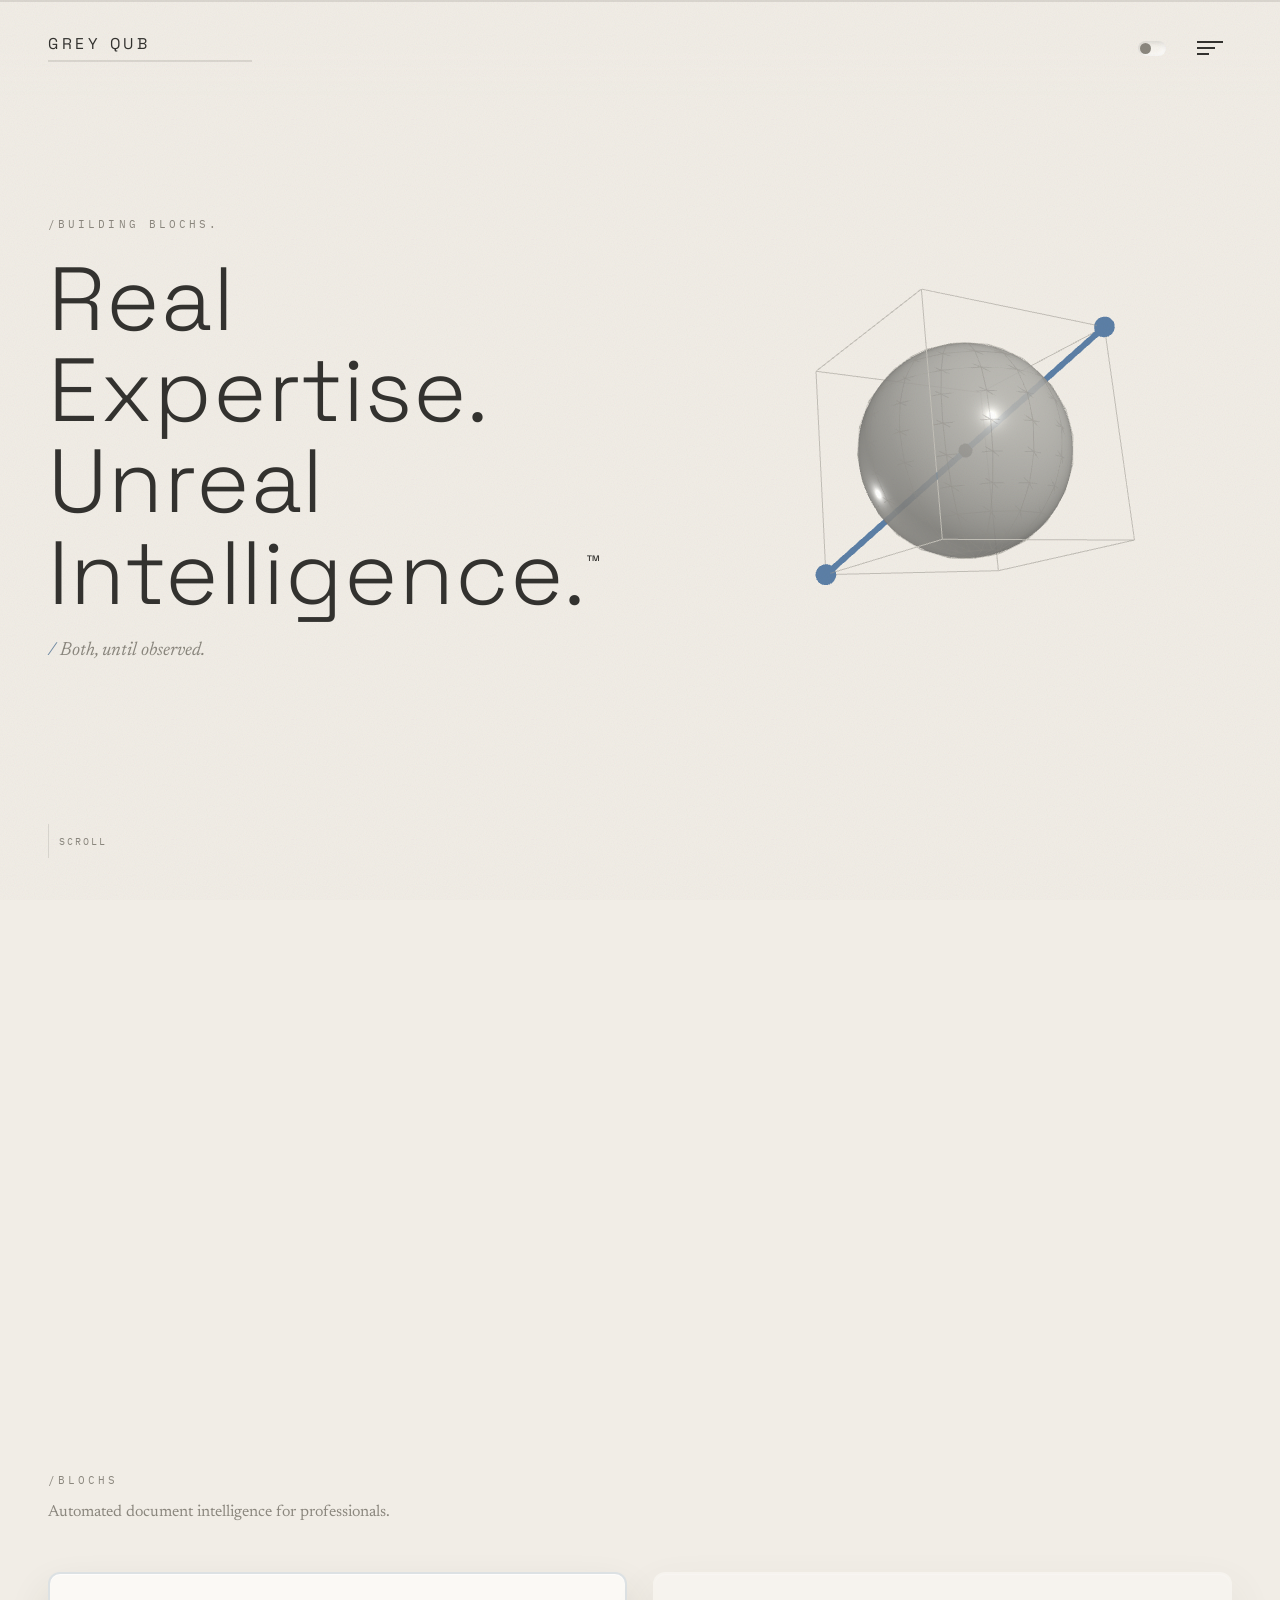
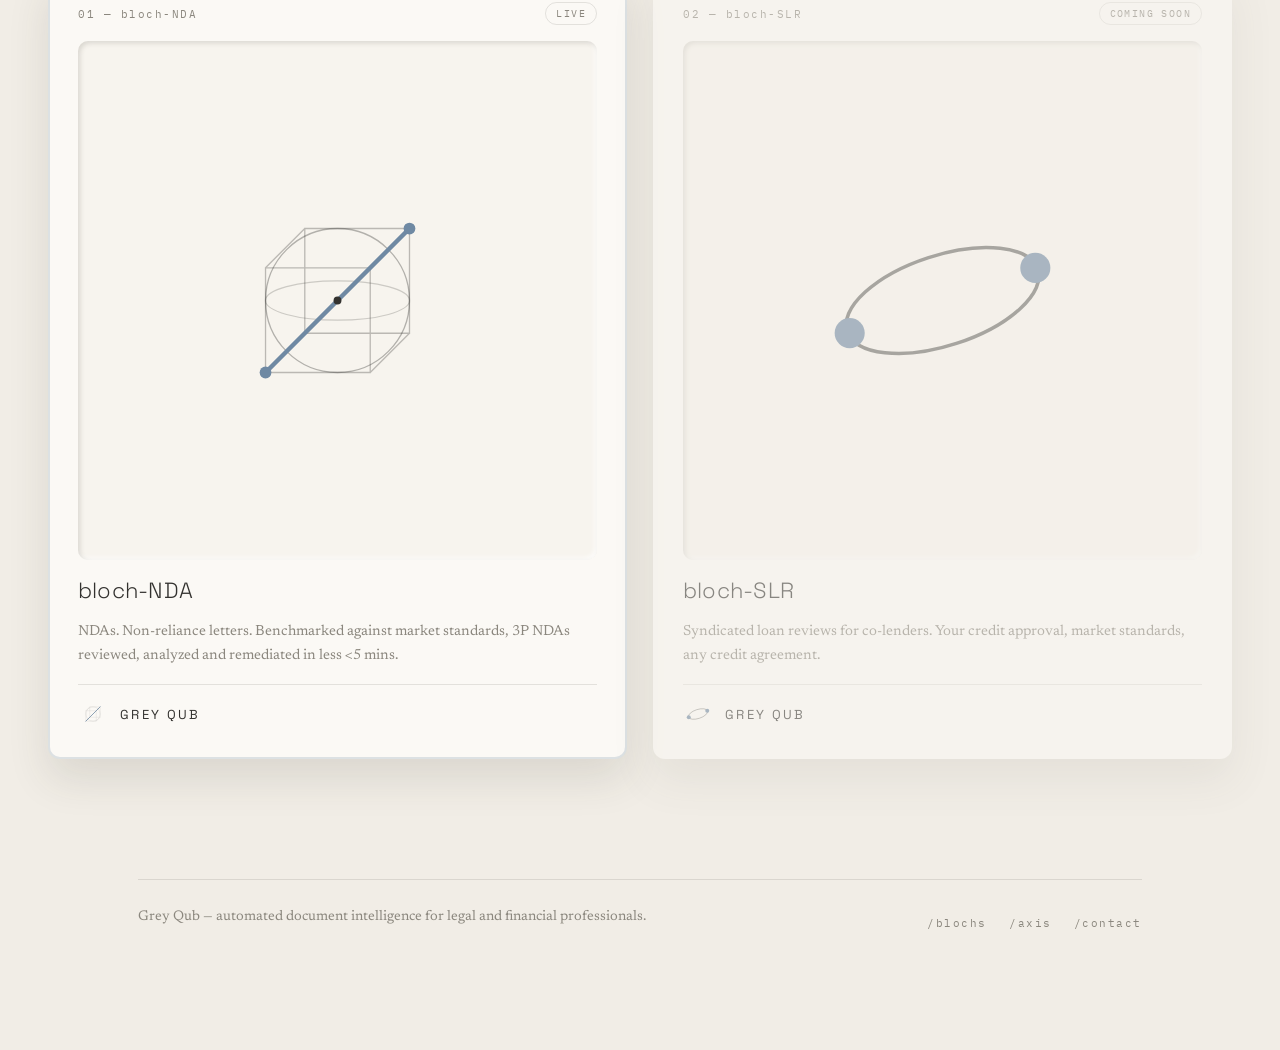
<file: index.html>
<!DOCTYPE html>
<html lang="en">
<head>
<meta charset="UTF-8">
<meta name="viewport" content="width=device-width, initial-scale=1.0, viewport-fit=cover">
<meta name="theme-color" content="#f1ede6" id="themeColorMeta">
<script>
(function(){
  try{
    var stored = localStorage.getItem('gq-theme');
    var theme = stored || (window.matchMedia('(prefers-color-scheme: dark)').matches ? 'dark' : 'light');
    document.documentElement.setAttribute('data-theme', theme);
    document.getElementById('themeColorMeta').setAttribute('content', theme === 'dark' ? '#1b1917' : '#f1ede6');
  }catch(e){}
  /* flags that js/reveal.js will run, so css/reveal.css can hide [data-reveal]
     elements before first paint — without JS the copy stays visible */
  document.documentElement.classList.add('js-reveal');
})();
</script>
<title>Grey Qub — Real Expertise. Unreal Intelligence.</title>
<meta name="description" content="Grey Qub builds automated document intelligence for legal and financial professionals — starting with bloch-NDA and bloch-SLR.">
<link rel="preconnect" href="https://fonts.googleapis.com">
<link rel="preconnect" href="https://fonts.gstatic.com" crossorigin>
<link href="https://fonts.googleapis.com/css2?family=Space+Grotesk:wght@300;400;500;700&family=Newsreader:ital,wght@0,300;0,400;1,400&family=IBM+Plex+Mono:wght@400;500&display=swap" rel="stylesheet">
<link rel="icon" type="image/svg+xml" href="assets/icon.svg">
<link rel="icon" type="image/png" sizes="32x32" href="assets/icon-32.png">
<link rel="icon" type="image/png" sizes="16x16" href="assets/icon-16.png">
<link rel="apple-touch-icon" sizes="180x180" href="assets/icon-180.png">
<meta name="apple-mobile-web-app-title" content="Grey Qub">
<link rel="stylesheet" href="css/base.css">
<link rel="stylesheet" href="css/nav.css">
<link rel="stylesheet" href="css/hero.css">
<link rel="stylesheet" href="css/cards.css">
<link rel="stylesheet" href="css/buttons.css">
<link rel="stylesheet" href="css/footer.css">
<link rel="stylesheet" href="css/landing.css">
<link rel="stylesheet" href="css/reveal.css">
</head>
<body>
<div class="grain"></div>
<div class="topline"></div>

<nav>
  <a class="navmark" href="index.html">
    <div class="wordwrap">
      <div class="word">GREY QUB</div>
      <div class="wordline" aria-hidden="true"></div>
    </div>
  </a>
  <div class="nav-right">
    <button class="theme-toggle" id="themeToggle" type="button" aria-label="Toggle dark theme" aria-pressed="false">
      <span class="track"><span class="knob"></span></span>
    </button>
    <div class="navmenu-wrap">
      <button class="bars" type="button" aria-label="Toggle menu"><span></span><span></span><span></span></button>
      <div class="navmenu">
        <a href="index.html#blochs">/blochs</a>
        <a href="bloch-slr.html">/axis</a>
        <a href="contact.html">/contact</a>
      </div>
    </div>
  </div>
</nav>

<section class="hero">
  <div class="hero-copy">
    <span class="eyebrow">/building blochs.</span>
    <h1>Real Expertise.<br>Unreal Intelligence.<sup class="tm">™</sup></h1>
    <p class="tagline"><span class="slash">/</span> Both, until observed.</p>
  </div>
  <div class="stage" id="stage">
    <div class="qub-sphere" id="qub-sphere" hidden></div>
    <div class="stage-tile" id="stageFallback">
      <svg viewBox="0 0 230 230" fill="none">
        <circle cx="115" cy="115" r="55" stroke="var(--ink)" stroke-width="1" opacity="0.35"/>
        <ellipse cx="115" cy="115" rx="55" ry="15" stroke="var(--ink)" stroke-width="0.8" opacity="0.22"/>
        <g stroke="var(--ink)" stroke-width="1" opacity="0.3">
          <path d="M60 90 L140 90 L140 170 L60 170 Z"/>
          <path d="M90 60 L170 60 L170 140 L90 140 Z"/>
          <line x1="60" y1="90" x2="90" y2="60"/>
          <line x1="140" y1="90" x2="170" y2="60"/>
          <line x1="140" y1="170" x2="170" y2="140"/>
          <line x1="60" y1="170" x2="90" y2="140"/>
        </g>
        <line x1="60" y1="170" x2="170" y2="60" stroke="var(--accent)" stroke-width="3.4" stroke-linecap="round"/>
        <circle cx="60" cy="170" r="4.5" fill="var(--accent)"/>
        <circle cx="170" cy="60" r="4.5" fill="var(--accent)"/>
        <circle cx="115" cy="115" r="3" fill="var(--ink)"/>
      </svg>
    </div>
  </div>
  <div class="scrollcue"><div class="stem"></div>SCROLL</div>
</section>

<div class="manifesto">
  <span class="eyebrow" data-reveal>/QUB architecture</span>
  <p data-reveal>There is little debate about what AI does well: it consumes and produces information at a pace no reader can match, with a fluency so seamless that its fissures pass unnoticed. That is precisely the problem. Legal and regulatory analysis has zero tolerance for fabrication, drift, or sycophancy — yet nearly every AI-powered application treats those failures at the surface, ignoring the nature of the transformer beneath and pushing the residual risk back onto the client. <span class="caveat">(Warning: all results should be reviewed by an attorney.)</span></p>
  <p data-reveal>QUB goes straight to the source. Recognizing that input shapes output, it calibrates — and enhances — the model itself, making AI one partner among several in a disciplined progression from detection through analysis to remediation. Deployed through the structured Bloch framework, each instrument tuned to a single legal domain, QUB engineers to the model’s behavior rather than around it — harmonizing the fluidity of semantic intelligence with the rigidity of deterministic process. What falls away are the vagaries of the plausible and even the probable. What remains converges on the singularity of a verdict: <strong class="claim">Real Expertise. Unreal Intelligence.<sup class="tm">™</sup></strong></p>
</div>

<div class="section-title" id="blochs">
  <span class="eyebrow">/blochs</span>
  <p class="lede">Automated document intelligence for professionals.</p>
</div>

<div class="grid">

  <a class="card lead card-link" href="https://purple-bush-0f335e90f.7.azurestaticapps.net/" style="text-decoration:none; color:inherit;">
    <div class="num"><span>01 — bloch-NDA</span><span class="pill">Live</span></div>
    <div class="icon-tile">
      <svg viewBox="0 0 230 230" fill="none">
        <circle cx="115" cy="115" r="55" stroke="var(--ink)" stroke-width="1" opacity="0.35"/>
        <ellipse cx="115" cy="115" rx="55" ry="15" stroke="var(--ink)" stroke-width="0.8" opacity="0.22"/>
        <g stroke="var(--ink)" stroke-width="1" opacity="0.3">
          <path d="M60 90 L140 90 L140 170 L60 170 Z"/>
          <path d="M90 60 L170 60 L170 140 L90 140 Z"/>
          <line x1="60" y1="90" x2="90" y2="60"/>
          <line x1="140" y1="90" x2="170" y2="60"/>
          <line x1="140" y1="170" x2="170" y2="140"/>
          <line x1="60" y1="170" x2="90" y2="140"/>
        </g>
        <line x1="60" y1="170" x2="170" y2="60" stroke="var(--accent)" stroke-width="3.4" stroke-linecap="round"/>
        <circle cx="60" cy="170" r="4.5" fill="var(--accent)"/>
        <circle cx="170" cy="60" r="4.5" fill="var(--accent)"/>
        <circle cx="115" cy="115" r="3" fill="var(--ink)"/>
      </svg>
    </div>
    <h3>bloch-NDA</h3>
    <p>NDAs. Non-reliance letters. Benchmarked against market standards, 3P NDAs reviewed, analyzed and remediated in less &lt;5 mins.</p>
    <div class="lockup">
      <svg class="mini-icon" viewBox="0 0 230 230" fill="none">
        <circle cx="115" cy="115" r="55" stroke="var(--ink)" stroke-width="1.4" opacity="0.4"/>
        <g stroke="var(--ink)" stroke-width="1.4" opacity="0.35">
          <path d="M60 90 L140 90 L140 170 L60 170 Z"/>
          <path d="M90 60 L170 60 L170 140 L90 140 Z"/>
          <line x1="60" y1="90" x2="90" y2="60"/>
          <line x1="140" y1="90" x2="170" y2="60"/>
          <line x1="140" y1="170" x2="170" y2="140"/>
          <line x1="60" y1="170" x2="90" y2="140"/>
        </g>
        <line x1="60" y1="170" x2="170" y2="60" stroke="var(--accent)" stroke-width="6" stroke-linecap="round"/>
      </svg>
      <span class="word">GREY QUB</span>
    </div>
  </a>

  <div class="card card-inactive">
    <div class="num"><span>02 — bloch-SLR</span><span class="pill">Coming soon</span></div>
    <div class="icon-tile">
      <svg viewBox="0 0 120 120" fill="none">
        <ellipse cx="60" cy="60" rx="40" ry="18" stroke="var(--ink)" stroke-width="1.4" transform="rotate(-18 60 60)" opacity="0.7"/>
        <circle cx="97" cy="47" r="6" fill="var(--accent)"/>
        <circle cx="23" cy="73" r="6" fill="var(--accent)"/>
      </svg>
    </div>
    <h3>bloch-SLR</h3>
    <p>Syndicated loan reviews for co-lenders. Your credit approval, market standards, any credit agreement.</p>
    <div class="lockup">
      <svg class="mini-icon" viewBox="0 0 120 120" fill="none">
        <ellipse cx="60" cy="60" rx="40" ry="18" stroke="var(--ink)" stroke-width="2.2" transform="rotate(-18 60 60)" opacity="0.7"/>
        <circle cx="97" cy="47" r="8" fill="var(--accent)"/>
        <circle cx="23" cy="73" r="8" fill="var(--accent)"/>
      </svg>
      <span class="word">GREY QUB</span>
    </div>
  </div>

</div>

<footer>
  <div class="foot-inner">
    <p>Grey Qub — automated document intelligence for legal and financial professionals.</p>
    <div class="foot-links">
      <a href="index.html#blochs">/blochs</a>
      <a href="bloch-slr.html">/axis</a>
      <a href="contact.html">/contact</a>
    </div>
  </div>
</footer>

<script src="js/nav.js"></script>
<script src="js/theme.js"></script>
<script src="js/reveal.js"></script>
<script type="module" src="js/qub-sphere.js"></script>
<script>
  const stage = document.getElementById('stage');
  stage.addEventListener('mousemove', (e) => {
    const r = stage.getBoundingClientRect();
    const px = (e.clientX - r.left) / r.width - 0.5;
    const py = (e.clientY - r.top) / r.height - 0.5;
    stage.style.transform = `translate(${px*10}px, ${py*10}px)`;
  });
  stage.addEventListener('mouseleave', () => { stage.style.transform = 'translate(0,0)'; });
</script>
</body>
</html>
</file>
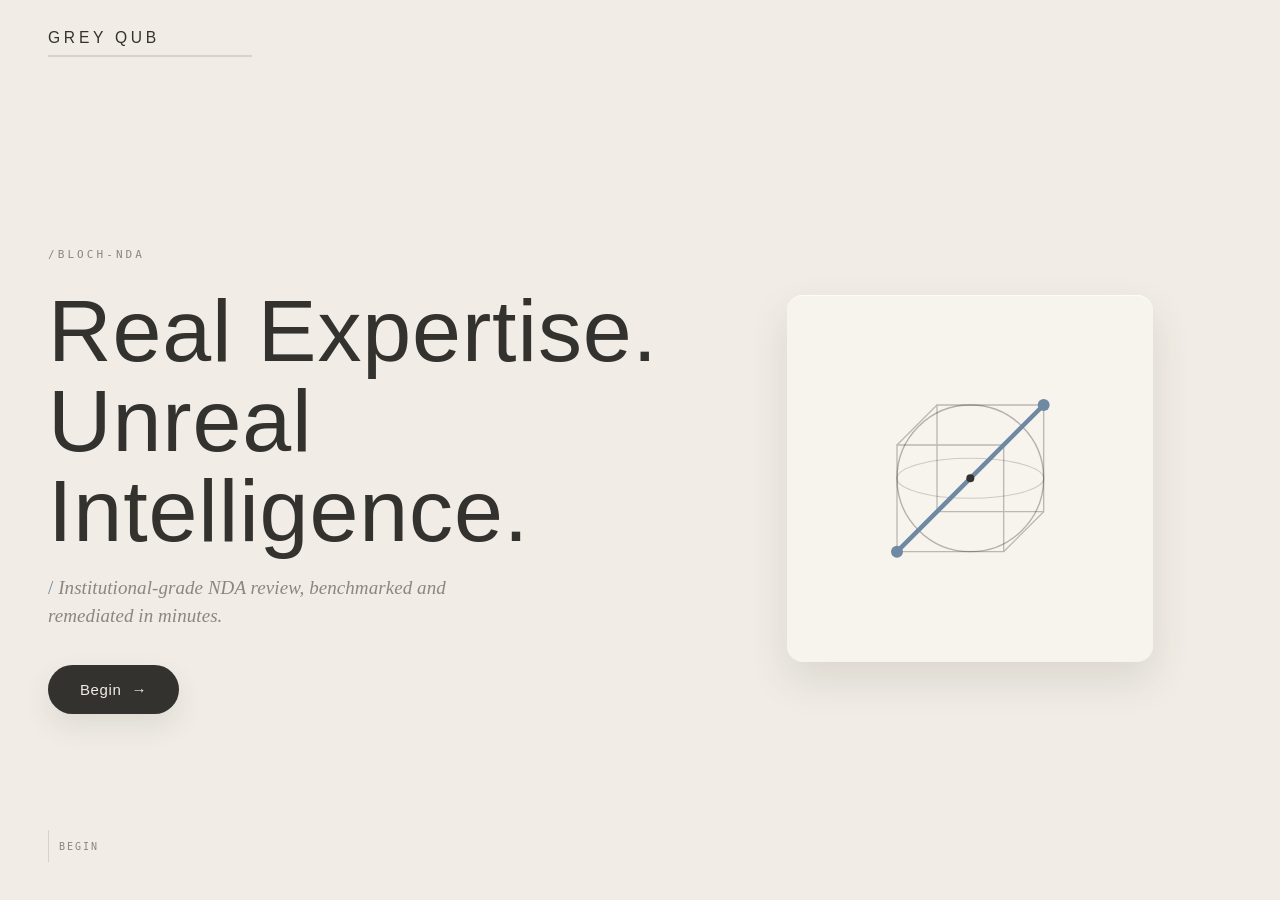
<file: app/index.html>
<!doctype html><html lang="en"><head><script>!function(){try{var t=localStorage.getItem("concordia-theme");if(!t){t="light";localStorage.setItem("concordia-theme","light")}document.documentElement.setAttribute("data-theme",t)}catch(e){document.documentElement.setAttribute("data-theme","light")}}()</script><meta charset="utf-8"/><meta name="viewport" content="width=device-width,initial-scale=1,viewport-fit=cover"/><meta name="theme-color" content="#f1ede6" id="themeColorMeta"/><link rel="icon" type="image/svg+xml" href="./assets/icon.svg"/><link rel="icon" type="image/png" sizes="32x32" href="./assets/icon-32.png"/><link rel="icon" type="image/png" sizes="16x16" href="./assets/icon-16.png"/><link rel="apple-touch-icon" sizes="180x180" href="./assets/icon-180.png"/><link rel="manifest" href="./manifest.json"/><meta name="description" content="bloch-NDA by Grey Qub — automated NDA intelligence benchmarked to institutional standards. Reviewed, analyzed and remediated in minutes."/><meta http-equiv="Content-Security-Policy" content=" default-src 'self'; script-src 'self' 'unsafe-inline'; style-src 'self' 'unsafe-inline' https://fonts.googleapis.com; font-src 'self' https://fonts.gstatic.com; connect-src 'self' http://127.0.0.1:8000 http://localhost:* https://concordia-nda-plus-production.up.railway.app; img-src 'self' data:; "><title>bloch-NDA — Grey Qub</title><link rel="preconnect" href="https://fonts.googleapis.com"><link rel="preconnect" href="https://fonts.gstatic.com" crossorigin><link href="https://fonts.googleapis.com/css2?family=Space+Grotesk:wght@300;400;500;700&family=Newsreader:ital,wght@0,300;0,400;1,400&family=IBM+Plex+Mono:wght@400;500&display=swap" rel="stylesheet"><script defer="defer" src="./static/js/main.8eb6d5e9.js"></script><link href="./static/css/main.a614cf0d.css" rel="stylesheet"><link href="./static/css/grey-qub.css" rel="stylesheet"><style>
/* ---- bloch-NDA splash — mirrors the Grey Qub landing hero ---- */
.gq-splash{position:fixed;inset:0;z-index:10000;display:flex;flex-direction:column;
  background:var(--color-bg);color:var(--color-text);isolation:isolate;
  transition:opacity .6s var(--ease,cubic-bezier(.16,.8,.24,1));overflow:hidden}
.gq-splash.hidden{opacity:0;pointer-events:none}
html.splash-skip .gq-splash{display:none}
.gq-splash-nav{display:flex;align-items:center;
  padding:calc(26px + env(safe-area-inset-top,0px)) 48px 0}
.gq-wordwrap{display:flex;flex-direction:column;gap:6px}
.gq-word{font-family:"Space Grotesk",sans-serif;font-weight:400;letter-spacing:.24em;font-size:15.6px;color:var(--color-text)}
.gq-wordline{position:relative;width:204px;height:1.5px;overflow:hidden;background:var(--color-border)}
.gq-wordline::after{content:'';position:absolute;top:0;left:-35%;width:35%;height:100%;
  background:linear-gradient(90deg,transparent,var(--sweep-color) 50%,transparent);animation:gq-sweep2 7s ease-in-out infinite}
@keyframes gq-sweep2{0%{left:-35%}65%{left:100%}100%{left:100%}}
.gq-splash-inner{flex:1;display:grid;grid-template-columns:1.1fr .9fr;align-items:center;gap:20px;
  padding:0 48px;max-width:1300px;width:100%;margin:0 auto;box-sizing:border-box}
.gq-eyebrow{font-family:"IBM Plex Mono",monospace;font-size:11px;letter-spacing:.28em;text-transform:uppercase;color:var(--color-text-muted)}
.gq-splash-title{font-family:"Space Grotesk",sans-serif;font-weight:300;
  font-size:clamp(42px,7vw,88px);line-height:1.02;letter-spacing:.01em;margin:22px 0 8px;color:var(--color-text);
  animation:gq-rise .9s var(--ease,cubic-bezier(.16,.8,.24,1)) both}
.gq-splash-tag{font-family:"Newsreader",serif;font-style:italic;font-size:19px;color:var(--color-text-muted);
  max-width:480px;margin:18px 0 34px;line-height:1.5;animation:gq-rise .9s var(--ease) 120ms both}
.gq-slash{color:var(--color-accent);font-style:normal}
.gq-splash-cta{display:inline-flex;align-items:center;gap:10px;cursor:pointer;
  font-family:"Space Grotesk",sans-serif;font-size:15px;letter-spacing:.04em;color:var(--color-bg);
  background:var(--color-text);padding:16px 32px;border-radius:100px;border:none;
  box-shadow:var(--shadow-md);transition:transform .3s var(--ease),background .3s var(--ease)}
.gq-splash-cta:hover{transform:translateY(-3px);background:var(--color-accent)}
.gq-splash-cta:focus-visible{outline:2px solid var(--color-accent);outline-offset:3px}
.gq-arrow{display:inline-block;transition:transform .3s var(--ease)}
.gq-splash-cta:hover .gq-arrow{transform:translateX(4px)}
.gq-splash-stage{position:relative;height:520px;display:flex;align-items:center;justify-content:center}
.gq-tile{width:min(70%,400px);aspect-ratio:1;border-radius:16px;background:var(--color-bg-soft);
  box-shadow:var(--shadow-out);display:flex;align-items:center;justify-content:center;padding:30px;
  animation:gq-float 7s ease-in-out infinite}
.gq-tile svg{width:100%;height:100%}
@keyframes gq-float{0%,100%{transform:translateY(0) rotate(0)}50%{transform:translateY(-14px) rotate(.4deg)}}
@keyframes gq-rise{from{opacity:0;transform:translateY(14px)}to{opacity:1;transform:translateY(0)}}
.gq-scrollcue{position:absolute;bottom:calc(38px + env(safe-area-inset-bottom,0px));left:48px;
  display:flex;align-items:center;gap:10px;font-family:"IBM Plex Mono",monospace;font-size:10px;letter-spacing:.2em;color:var(--color-text-muted)}
.gq-scrollcue .stem{width:1px;height:32px;background:var(--color-border);position:relative;overflow:hidden}
.gq-scrollcue .stem::after{content:'';position:absolute;top:-100%;left:0;width:100%;height:100%;background:var(--color-accent);animation:gq-drip 2.2s ease-in-out infinite}
@keyframes gq-drip{0%{top:-100%}60%{top:100%}100%{top:100%}}
@media (max-width:880px){
  .gq-splash-nav{padding-left:22px;padding-right:22px}
  .gq-splash-inner{grid-template-columns:1fr;padding:0 22px;gap:0}
  .gq-splash-stage{height:300px;order:-1;margin-top:8px}
  .gq-scrollcue{left:22px}
}
@media (prefers-reduced-motion:reduce){.gq-splash-title,.gq-splash-tag,.gq-splash-cta,.gq-tile,.gq-wordline::after,.gq-scrollcue .stem::after{animation:none}}
/* ---- initial loader (behind splash) ---- */
.initial-loader{position:fixed;top:50%;left:50%;transform:translate(-50%,-50%);text-align:center;color:var(--color-text-muted,#8b877e);font-family:"Space Grotesk",-apple-system,sans-serif}
.initial-loader .brand{font-size:22px;font-weight:300;letter-spacing:.18em;margin-bottom:22px;color:var(--color-text,#33322f)}
.initial-loader .brand span{color:var(--color-accent,#6f89a3)}
.initial-loader .spinner{width:30px;height:30px;border:2px solid var(--color-border,rgba(51,50,47,.14));border-top-color:var(--color-accent,#6f89a3);border-radius:50%;animation:spin .8s linear infinite;margin:0 auto}
@keyframes spin{to{transform:rotate(360deg)}}
</style></head><body><script>!function(){var s=!1;void 0!==window.concordiaAPI&&(s=!0);try{"1"===sessionStorage.getItem("concordia_splash_seen")&&(s=!0)}catch(s){}s&&document.documentElement.classList.add("splash-skip")}()</script>
<div class="gq-splash" id="splashScreen" role="dialog" aria-modal="true" aria-label="Welcome to bloch-NDA by Grey Qub">
  <div class="gq-splash-nav">
    <a class="gq-wordwrap" href="../index.html" style="text-decoration:none">
      <div class="gq-word">GREY QUB</div>
      <div class="gq-wordline" aria-hidden="true"></div>
    </a>
  </div>
  <div class="gq-splash-inner">
    <div class="gq-splash-copy">
      <span class="gq-eyebrow">/bloch-NDA</span>
      <h1 class="gq-splash-title">Real Expertise.<br>Unreal Intelligence.</h1>
      <p class="gq-splash-tag"><span class="gq-slash">/</span> Institutional-grade NDA review, benchmarked and remediated in minutes.</p>
      <button type="button" class="gq-splash-cta" id="splashBegin">Begin <span class="gq-arrow" aria-hidden="true">&rarr;</span></button>
    </div>
    <div class="gq-splash-stage">
      <div class="gq-tile">
        <svg viewBox="0 0 230 230" fill="none">
          <circle cx="115" cy="115" r="55" stroke="var(--color-text)" stroke-width="1" opacity="0.35"/>
          <ellipse cx="115" cy="115" rx="55" ry="15" stroke="var(--color-text)" stroke-width="0.8" opacity="0.22"/>
          <g stroke="var(--color-text)" stroke-width="1" opacity="0.3">
            <path d="M60 90 L140 90 L140 170 L60 170 Z"/>
            <path d="M90 60 L170 60 L170 140 L90 140 Z"/>
            <line x1="60" y1="90" x2="90" y2="60"/>
            <line x1="140" y1="90" x2="170" y2="60"/>
            <line x1="140" y1="170" x2="170" y2="140"/>
            <line x1="60" y1="170" x2="90" y2="140"/>
          </g>
          <line x1="60" y1="170" x2="170" y2="60" stroke="var(--color-accent)" stroke-width="3.4" stroke-linecap="round"/>
          <circle cx="60" cy="170" r="4.5" fill="var(--color-accent)"/>
          <circle cx="170" cy="60" r="4.5" fill="var(--color-accent)"/>
          <circle cx="115" cy="115" r="3" fill="var(--color-text)"/>
        </svg>
      </div>
    </div>
  </div>
  <div class="gq-scrollcue"><div class="stem"></div>BEGIN</div>
</div>
<noscript>You need to enable JavaScript to run bloch-NDA.</noscript><div id="root"><div class="initial-loader"><div class="brand">bloch-<span>NDA</span></div><div class="spinner"></div></div></div><script>function dismissSplash(){const e=document.getElementById("splashScreen");if(e&&!e.classList.contains("hidden")){e.classList.add("hidden"),e.setAttribute("aria-hidden","true");try{sessionStorage.setItem("concordia_splash_seen","1")}catch(e){}setTimeout(()=>{e.style.display="none"},650)}}document.documentElement.classList.contains("splash-skip")||(document.getElementById("splashBegin").addEventListener("click",dismissSplash),document.addEventListener("keydown",function(e){const s=document.getElementById("splashScreen");s&&!s.classList.contains("hidden")&&("Enter"!==e.key&&"Escape"!==e.key||(e.preventDefault(),dismissSplash()))}))</script></body></html>
</file>
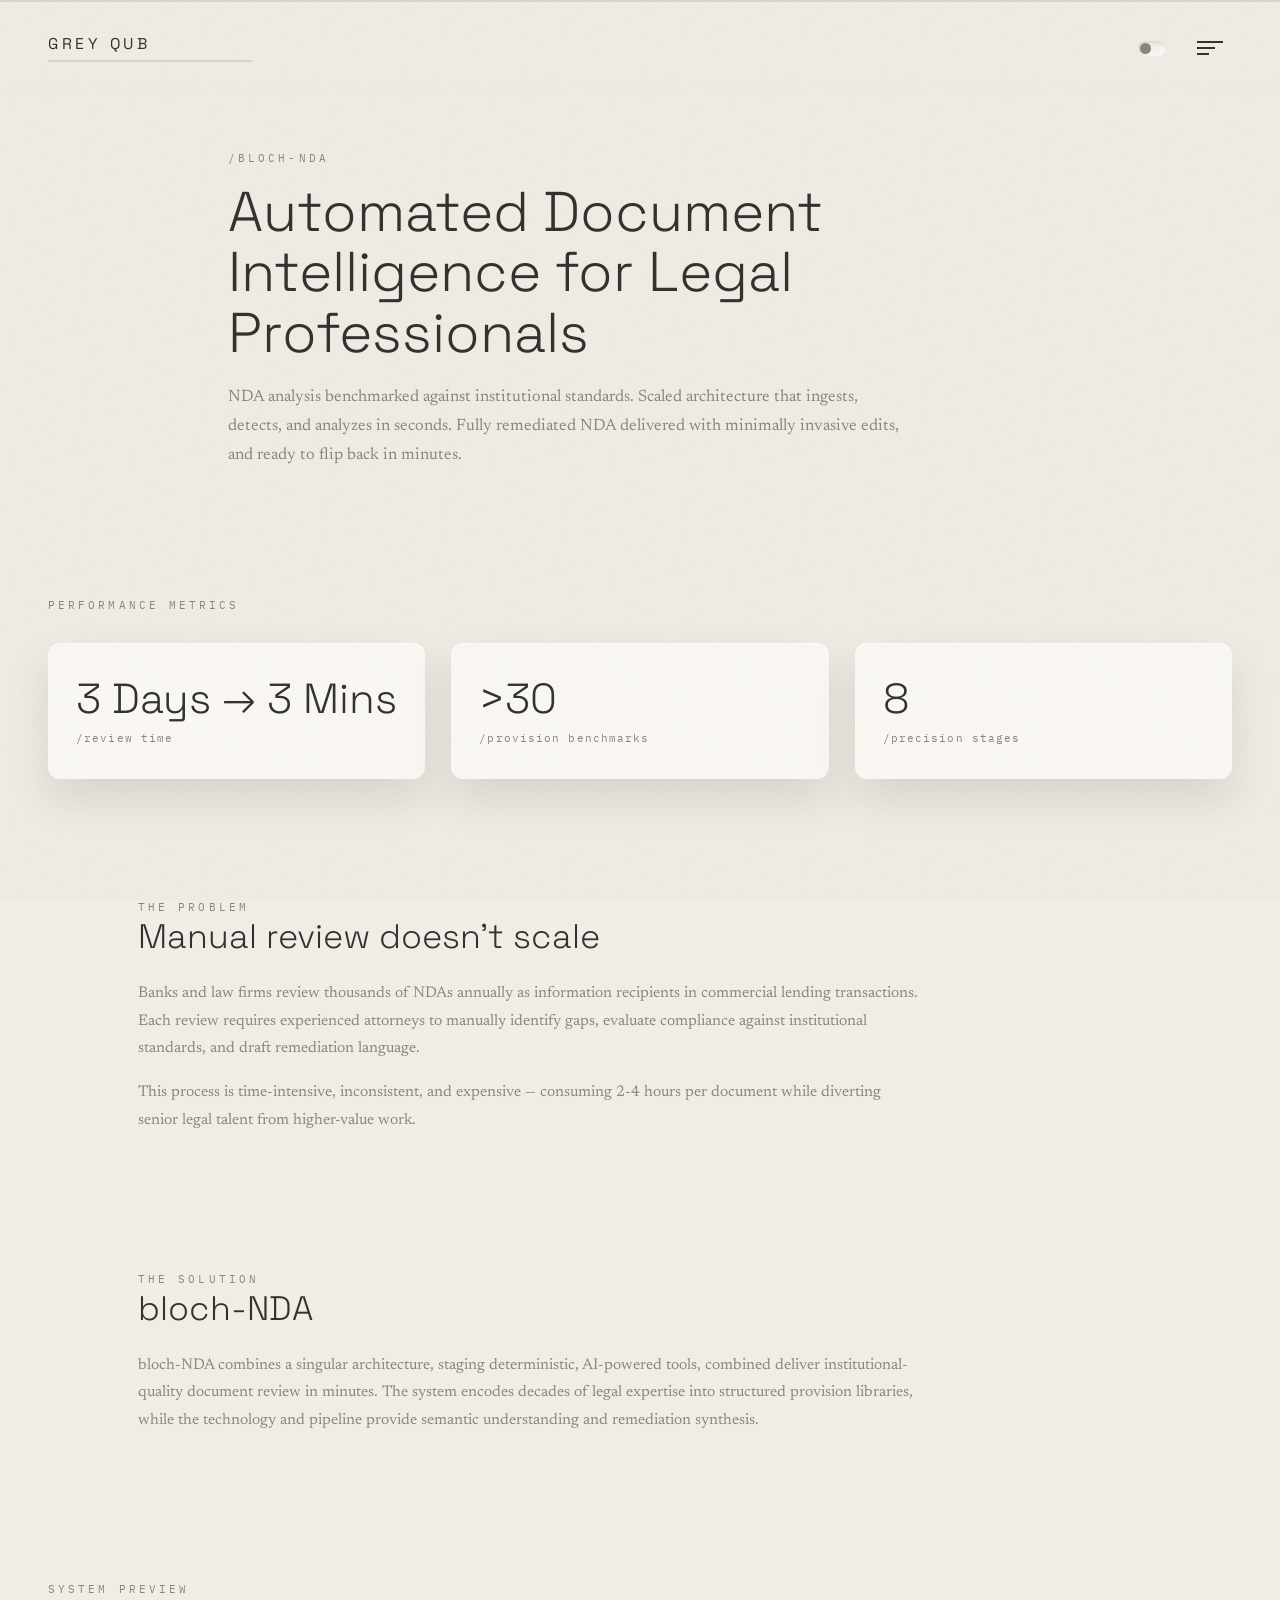
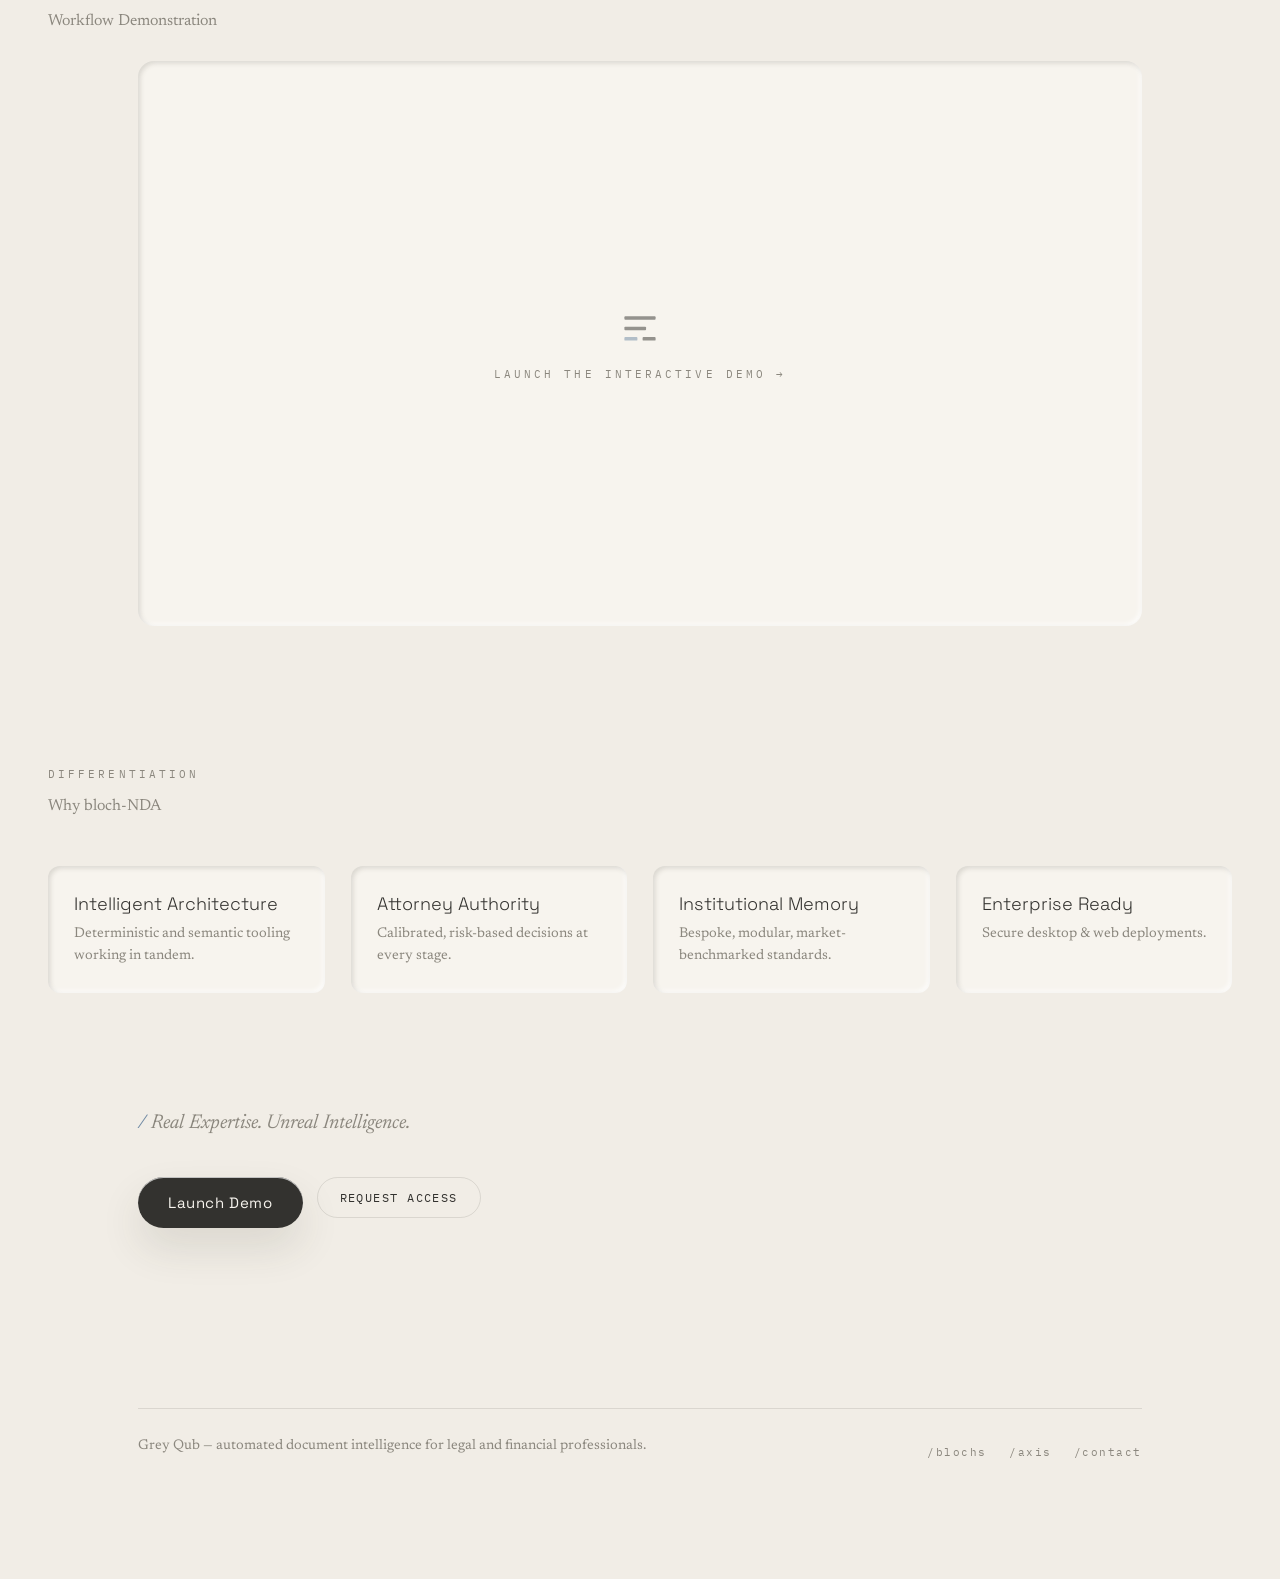
<file: bloch-nda.html>
<!DOCTYPE html>
<html lang="en">
<head>
<meta charset="UTF-8">
<meta name="viewport" content="width=device-width, initial-scale=1.0, viewport-fit=cover">
<meta name="theme-color" content="#f1ede6" id="themeColorMeta">
<script>
(function(){
  try{
    var stored = localStorage.getItem('gq-theme');
    var theme = stored || (window.matchMedia('(prefers-color-scheme: dark)').matches ? 'dark' : 'light');
    document.documentElement.setAttribute('data-theme', theme);
    document.getElementById('themeColorMeta').setAttribute('content', theme === 'dark' ? '#1b1917' : '#f1ede6');
  }catch(e){}
})();
</script>
<title>bloch-NDA — Grey Qub</title>
<meta name="description" content="Automated document intelligence for legal professionals. NDA analysis benchmarked against institutional standards — reviewed, analyzed, and remediated in minutes.">
<link rel="preconnect" href="https://fonts.googleapis.com">
<link rel="preconnect" href="https://fonts.gstatic.com" crossorigin>
<link href="https://fonts.googleapis.com/css2?family=Space+Grotesk:wght@300;400;500;700&family=Newsreader:ital,wght@0,300;0,400;1,400&family=IBM+Plex+Mono:wght@400;500&display=swap" rel="stylesheet">
<link rel="icon" type="image/svg+xml" href="assets/icon.svg">
<link rel="icon" type="image/png" sizes="32x32" href="assets/icon-32.png">
<link rel="icon" type="image/png" sizes="16x16" href="assets/icon-16.png">
<link rel="apple-touch-icon" sizes="180x180" href="assets/icon-180.png">
<meta name="apple-mobile-web-app-title" content="Grey Qub">
<link rel="stylesheet" href="css/base.css">
<link rel="stylesheet" href="css/nav.css">
<link rel="stylesheet" href="css/hero.css">
<link rel="stylesheet" href="css/cards.css">
<link rel="stylesheet" href="css/buttons.css">
<link rel="stylesheet" href="css/footer.css">
<link rel="stylesheet" href="css/landing.css">
<link rel="stylesheet" href="css/bloch-nda.css">
</head>
<body>
<div class="grain"></div>
<div class="topline"></div>

<nav>
  <a class="navmark" href="index.html">
    <div class="wordwrap">
      <div class="word">GREY QUB</div>
      <div class="wordline" aria-hidden="true"></div>
    </div>
  </a>
  <div class="nav-right">
    <button class="theme-toggle" id="themeToggle" type="button" aria-label="Toggle dark theme" aria-pressed="false">
      <span class="track"><span class="knob"></span></span>
    </button>
    <div class="navmenu-wrap">
      <button class="bars" type="button" aria-label="Toggle menu"><span></span><span></span><span></span></button>
      <div class="navmenu">
        <a href="index.html#blochs">/blochs</a>
        <a href="bloch-slr.html">/axis</a>
        <a href="contact.html">/contact</a>
      </div>
    </div>
  </div>
</nav>

<div class="page-header">
  <span class="eyebrow">/bloch-NDA</span>
  <h1>Automated Document Intelligence for Legal Professionals</h1>
  <p class="lede">NDA analysis benchmarked against institutional standards. Scaled architecture that ingests, detects, and analyzes in seconds. Fully remediated NDA delivered with minimally invasive edits, and ready to flip back in minutes.</p>
</div>

<div class="section-title">
  <span class="eyebrow">Performance Metrics</span>
</div>
<div class="grid grid-tight">
  <div class="metric-card">
    <div class="metric-num">3 Days → 3 Mins</div>
    <div class="metric-label">/review time</div>
  </div>
  <div class="metric-card">
    <div class="metric-num">&gt;30</div>
    <div class="metric-label">/provision benchmarks</div>
  </div>
  <div class="metric-card">
    <div class="metric-num">8</div>
    <div class="metric-label">/precision stages</div>
  </div>
</div>

<div class="block">
  <span class="eyebrow">The Problem</span>
  <h2>Manual review doesn't scale</h2>
  <p>Banks and law firms review thousands of NDAs annually as information recipients in commercial lending transactions. Each review requires experienced attorneys to manually identify gaps, evaluate compliance against institutional standards, and draft remediation language.</p>
  <p>This process is time-intensive, inconsistent, and expensive — consuming 2-4 hours per document while diverting senior legal talent from higher-value work.</p>
</div>

<div class="block">
  <span class="eyebrow">The Solution</span>
  <h2>bloch-NDA</h2>
  <p>bloch-NDA combines a singular architecture, staging deterministic, AI-powered tools, combined deliver institutional-quality document review in minutes. The system encodes decades of legal expertise into structured provision libraries, while the technology and pipeline provide semantic understanding and remediation synthesis.</p>
</div>

<div class="section-title">
  <span class="eyebrow">System Preview</span>
  <p class="lede">Workflow Demonstration</p>
</div>
<div class="preview-frame">
  <a class="preview-box" href="app/index.html" style="text-decoration:none; color:inherit;">
    <svg class="glyph" viewBox="0 0 120 120" fill="none">
      <rect x="24" y="26" width="72" height="8" rx="2" fill="var(--ink)"/>
      <rect x="24" y="50" width="50" height="8" rx="2" fill="var(--ink)"/>
      <rect x="24" y="74" width="30" height="8" rx="2" fill="var(--accent)"/>
      <rect x="66" y="74" width="30" height="8" rx="2" fill="var(--ink)"/>
    </svg>
    <span class="eyebrow">Launch the interactive demo →</span>
  </a>
</div>

<div class="section-title">
  <span class="eyebrow">Differentiation</span>
  <p class="lede">Why bloch-NDA</p>
</div>
<div class="grid grid-quad">
  <div class="feature-card">
    <h3>Intelligent Architecture</h3>
    <p>Deterministic and semantic tooling working in tandem.</p>
  </div>
  <div class="feature-card">
    <h3>Attorney Authority</h3>
    <p>Calibrated, risk-based decisions at every stage.</p>
  </div>
  <div class="feature-card">
    <h3>Institutional Memory</h3>
    <p>Bespoke, modular, market-benchmarked standards.</p>
  </div>
  <div class="feature-card">
    <h3>Enterprise Ready</h3>
    <p>Secure desktop &amp; web deployments.</p>
  </div>
</div>

<div class="cta-block">
  <p class="tagline"><span class="slash">/</span> Real Expertise. Unreal Intelligence.</p>
  <div class="cta-actions">
    <a class="btn-cta" href="app/index.html">Launch Demo</a>
    <a class="btn-ghost" href="contact.html">Request Access</a>
  </div>
</div>

<footer>
  <div class="foot-inner">
    <p>Grey Qub — automated document intelligence for legal and financial professionals.</p>
    <div class="foot-links">
      <a href="index.html#blochs">/blochs</a>
      <a href="bloch-slr.html">/axis</a>
      <a href="contact.html">/contact</a>
    </div>
  </div>
</footer>

<script src="js/nav.js"></script>
<script src="js/theme.js"></script>
</body>
</html>
</file>
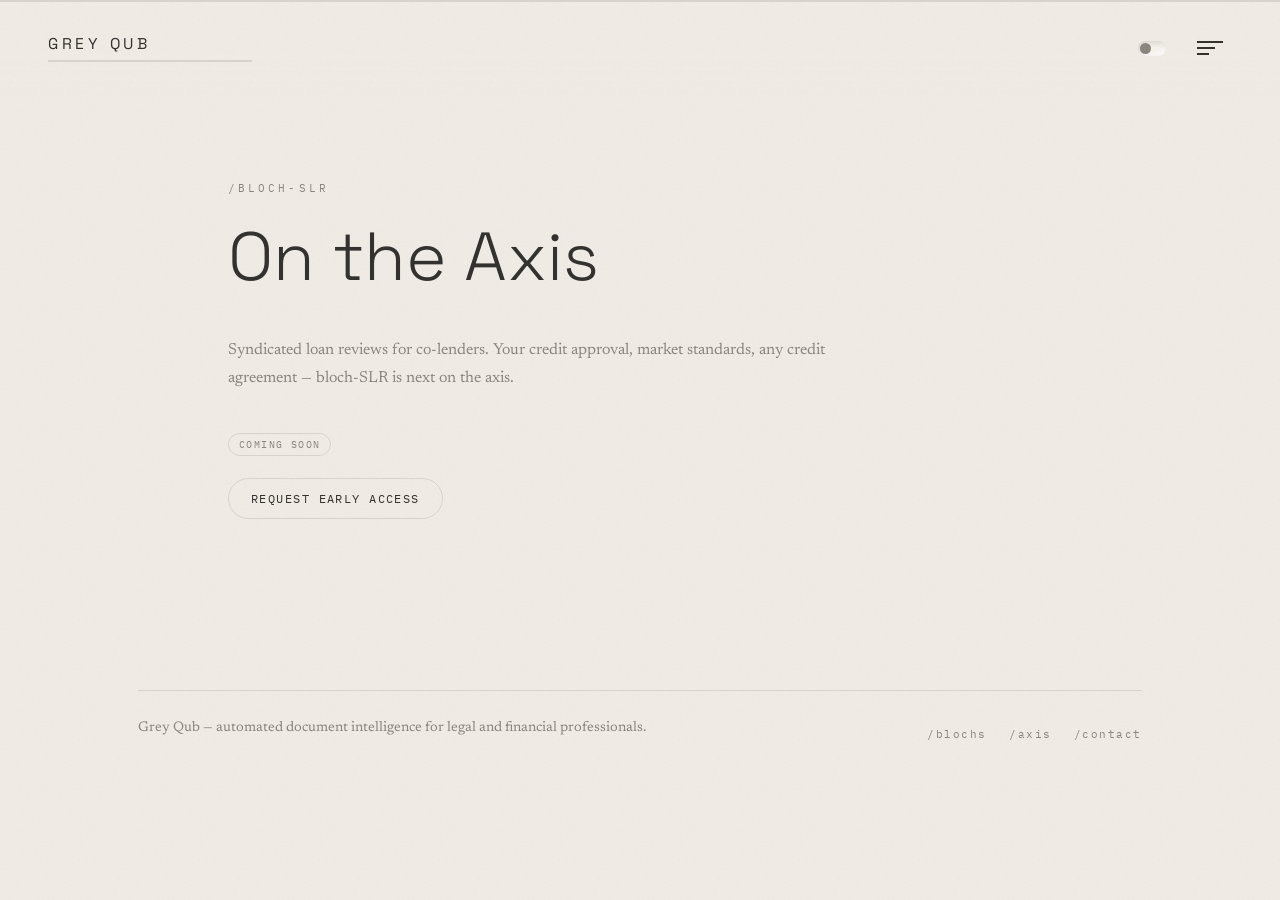
<file: bloch-slr.html>
<!DOCTYPE html>
<html lang="en">
<head>
<meta charset="UTF-8">
<meta name="viewport" content="width=device-width, initial-scale=1.0, viewport-fit=cover">
<meta name="theme-color" content="#f1ede6" id="themeColorMeta">
<script>
(function(){
  try{
    var stored = localStorage.getItem('gq-theme');
    var theme = stored || (window.matchMedia('(prefers-color-scheme: dark)').matches ? 'dark' : 'light');
    document.documentElement.setAttribute('data-theme', theme);
    document.getElementById('themeColorMeta').setAttribute('content', theme === 'dark' ? '#1b1917' : '#f1ede6');
  }catch(e){}
})();
</script>
<title>bloch-SLR — On the Axis — Grey Qub</title>
<meta name="description" content="bloch-SLR — syndicated loan reviews for co-lenders. Coming soon.">
<link rel="preconnect" href="https://fonts.googleapis.com">
<link rel="preconnect" href="https://fonts.gstatic.com" crossorigin>
<link href="https://fonts.googleapis.com/css2?family=Space+Grotesk:wght@300;400;500;700&family=Newsreader:ital,wght@0,300;0,400;1,400&family=IBM+Plex+Mono:wght@400;500&display=swap" rel="stylesheet">
<link rel="icon" type="image/svg+xml" href="assets/icon.svg">
<link rel="icon" type="image/png" sizes="32x32" href="assets/icon-32.png">
<link rel="icon" type="image/png" sizes="16x16" href="assets/icon-16.png">
<link rel="apple-touch-icon" sizes="180x180" href="assets/icon-180.png">
<meta name="apple-mobile-web-app-title" content="Grey Qub">
<link rel="stylesheet" href="css/base.css">
<link rel="stylesheet" href="css/nav.css">
<link rel="stylesheet" href="css/cards.css">
<link rel="stylesheet" href="css/buttons.css">
<link rel="stylesheet" href="css/footer.css">
<link rel="stylesheet" href="css/bloch-slr.css">
</head>
<body>
<div class="grain"></div>
<div class="topline"></div>

<nav>
  <a class="navmark" href="index.html">
    <div class="wordwrap">
      <div class="word">GREY QUB</div>
      <div class="wordline" aria-hidden="true"></div>
    </div>
  </a>
  <div class="nav-right">
    <button class="theme-toggle" id="themeToggle" type="button" aria-label="Toggle dark theme" aria-pressed="false">
      <span class="track"><span class="knob"></span></span>
    </button>
    <div class="navmenu-wrap">
      <button class="bars" type="button" aria-label="Toggle menu"><span></span><span></span><span></span></button>
      <div class="navmenu">
        <a href="index.html#blochs">/blochs</a>
        <a href="bloch-slr.html">/axis</a>
        <a href="contact.html">/contact</a>
      </div>
    </div>
  </div>
</nav>

<div class="axis-stage">
  <span class="eyebrow">/bloch-SLR</span>
  <h1>On the Axis</h1>
  <p>Syndicated loan reviews for co-lenders. Your credit approval, market standards, any credit agreement — bloch-SLR is next on the axis.</p>
  <div class="status">
    <span class="pill">Coming soon</span>
  </div>
  <a class="btn-ghost" href="contact.html" style="margin-top:26px;">Request early access</a>
</div>

<footer>
  <div class="foot-inner">
    <p>Grey Qub — automated document intelligence for legal and financial professionals.</p>
    <div class="foot-links">
      <a href="index.html#blochs">/blochs</a>
      <a href="bloch-slr.html">/axis</a>
      <a href="contact.html">/contact</a>
    </div>
  </div>
</footer>

<script src="js/nav.js"></script>
<script src="js/theme.js"></script>
</body>
</html>
</file>
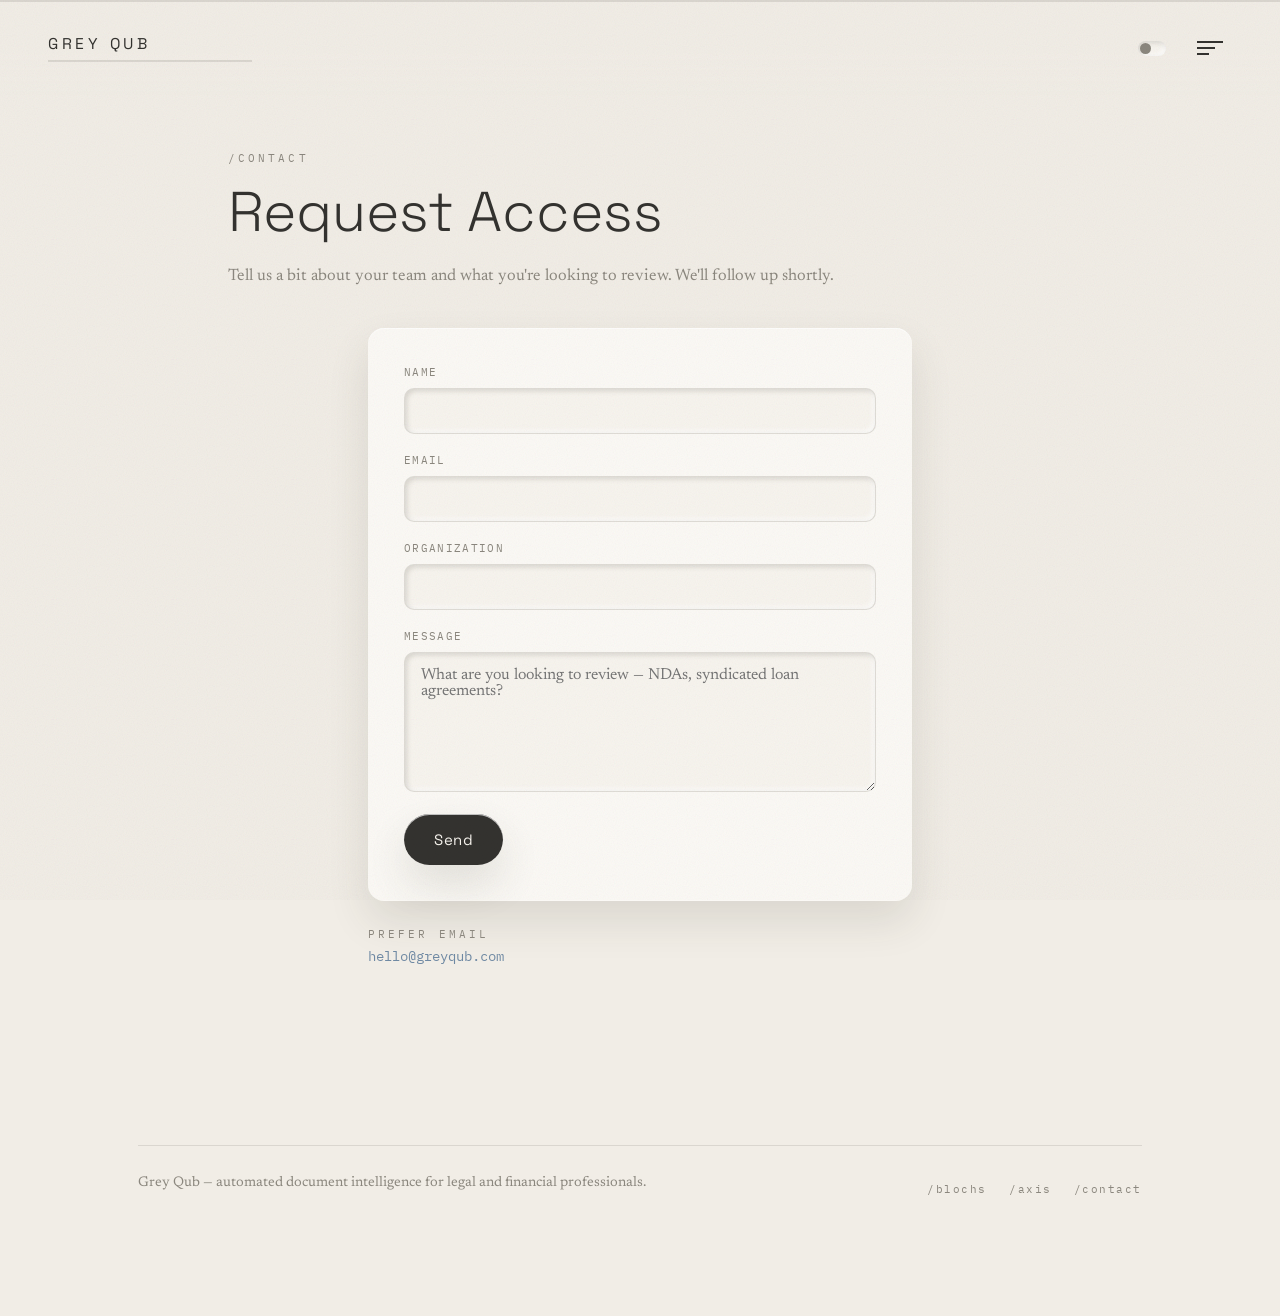
<file: contact.html>
<!DOCTYPE html>
<html lang="en">
<head>
<meta charset="UTF-8">
<meta name="viewport" content="width=device-width, initial-scale=1.0, viewport-fit=cover">
<meta name="theme-color" content="#f1ede6" id="themeColorMeta">
<script>
(function(){
  try{
    var stored = localStorage.getItem('gq-theme');
    var theme = stored || (window.matchMedia('(prefers-color-scheme: dark)').matches ? 'dark' : 'light');
    document.documentElement.setAttribute('data-theme', theme);
    document.getElementById('themeColorMeta').setAttribute('content', theme === 'dark' ? '#1b1917' : '#f1ede6');
  }catch(e){}
})();
</script>
<title>Contact — Grey Qub</title>
<meta name="description" content="Get in touch with Grey Qub.">
<link rel="preconnect" href="https://fonts.googleapis.com">
<link rel="preconnect" href="https://fonts.gstatic.com" crossorigin>
<link href="https://fonts.googleapis.com/css2?family=Space+Grotesk:wght@300;400;500;700&family=Newsreader:ital,wght@0,300;0,400;1,400&family=IBM+Plex+Mono:wght@400;500&display=swap" rel="stylesheet">
<link rel="icon" type="image/svg+xml" href="assets/icon.svg">
<link rel="icon" type="image/png" sizes="32x32" href="assets/icon-32.png">
<link rel="icon" type="image/png" sizes="16x16" href="assets/icon-16.png">
<link rel="apple-touch-icon" sizes="180x180" href="assets/icon-180.png">
<meta name="apple-mobile-web-app-title" content="Grey Qub">
<link rel="stylesheet" href="css/base.css">
<link rel="stylesheet" href="css/nav.css">
<link rel="stylesheet" href="css/hero.css">
<link rel="stylesheet" href="css/buttons.css">
<link rel="stylesheet" href="css/footer.css">
<link rel="stylesheet" href="css/contact.css">
</head>
<body>
<div class="grain"></div>
<div class="topline"></div>

<nav>
  <a class="navmark" href="index.html">
    <div class="wordwrap">
      <div class="word">GREY QUB</div>
      <div class="wordline" aria-hidden="true"></div>
    </div>
  </a>
  <div class="nav-right">
    <button class="theme-toggle" id="themeToggle" type="button" aria-label="Toggle dark theme" aria-pressed="false">
      <span class="track"><span class="knob"></span></span>
    </button>
    <div class="navmenu-wrap">
      <button class="bars" type="button" aria-label="Toggle menu"><span></span><span></span><span></span></button>
      <div class="navmenu">
        <a href="index.html#blochs">/blochs</a>
        <a href="bloch-slr.html">/axis</a>
        <a href="contact.html">/contact</a>
      </div>
    </div>
  </div>
</nav>

<div class="page-header" style="padding-bottom:20px;">
  <span class="eyebrow">/contact</span>
  <h1>Request Access</h1>
  <p class="lede">Tell us a bit about your team and what you're looking to review. We'll follow up shortly.</p>
</div>

<div class="contact-frame">
  <form class="contact-card" action="mailto:hello@greyqub.com" method="post" enctype="text/plain">
    <div>
      <label for="name">Name</label>
      <input type="text" id="name" name="name" required>
    </div>
    <div>
      <label for="email">Email</label>
      <input type="email" id="email" name="email" required>
    </div>
    <div>
      <label for="org">Organization</label>
      <input type="text" id="org" name="org">
    </div>
    <div>
      <label for="message">Message</label>
      <textarea id="message" name="message" placeholder="What are you looking to review — NDAs, syndicated loan agreements?"></textarea>
    </div>
    <button class="btn-cta" type="submit">Send</button>
  </form>

  <div class="contact-direct">
    <span class="eyebrow">Prefer email</span>
    <a href="mailto:hello@greyqub.com">hello@greyqub.com</a>
  </div>
</div>

<footer>
  <div class="foot-inner">
    <p>Grey Qub — automated document intelligence for legal and financial professionals.</p>
    <div class="foot-links">
      <a href="index.html#blochs">/blochs</a>
      <a href="bloch-slr.html">/axis</a>
      <a href="contact.html">/contact</a>
    </div>
  </div>
</footer>

<script src="js/nav.js"></script>
<script src="js/theme.js"></script>
</body>
</html>
</file>
<file: css/base.css>
/* ==========================================================================
   BASE — tokens, reset, global typography
   Shared across every page. Page-specific rules live in their own files.
   ========================================================================== */

:root{
  --ease: cubic-bezier(.16,.8,.24,1);
  --bg: #f1ede6;
  --bg-soft: #f7f4ee;
  --ink: #33322f;
  --ink-dim: #8b877e;
  --line: rgba(51,50,47,0.12);
  --accent: #6f89a3;
  --accent-soft: rgba(111,137,163,0.22);
  --card-bg: #fbf9f5;
  --shadow-out: 0 20px 42px rgba(60,55,45,0.12), 0 1px 0 rgba(255,255,255,0.7) inset;
  --shadow-in: inset 2px 2px 5px rgba(60,55,45,0.16), inset -2px -2px 5px rgba(255,255,255,0.85);
  /* sweep highlight (topline/wordline) — a quiet neutral, not the accent,
     so the motion reads as a soft glint rather than a colored effect */
  --sweep-color: rgba(255,255,255,0.75);
}

/* dark theme — same tokens, warm-neutral inversion (not pure black/white),
   accent brightened slightly so it still reads against the darker ground.
   Applied via [data-theme="dark"] on <html>, set by js/theme.js. */
:root[data-theme="dark"]{
  --bg: #1b1917;
  --bg-soft: #232019;
  --ink: #f1ede6;
  --ink-dim: #a39c8f;
  --line: rgba(241,237,230,0.12);
  --accent: #89a8c9;
  --accent-soft: rgba(137,168,201,0.22);
  --card-bg: #262320;
  --shadow-out: 0 20px 42px rgba(0,0,0,0.45), 0 1px 0 rgba(255,255,255,0.04) inset;
  --shadow-in: inset 2px 2px 5px rgba(0,0,0,0.5), inset -2px -2px 5px rgba(255,255,255,0.05);
  --sweep-color: rgba(0,0,0,0.55);
}

*{ box-sizing:border-box; -webkit-tap-highlight-color:transparent; }
html{ scroll-behavior:smooth; -webkit-text-size-adjust:100%; text-size-adjust:100%; }
body{
  margin:0; background:var(--bg); color:var(--ink); font-family:'Newsreader', serif; overflow-x:hidden;
  transition:background .5s var(--ease), color .5s var(--ease);
}

.grain{
  position:fixed; inset:0; pointer-events:none; z-index:999; opacity:.08; mix-blend-mode:multiply;
  background-image:url("data:image/svg+xml,%3Csvg xmlns='http://www.w3.org/2000/svg' width='120' height='120'%3E%3Cfilter id='n'%3E%3CfeTurbulence type='fractalNoise' baseFrequency='0.9' numOctaves='2' stitchTiles='stitch'/%3E%3C/filter%3E%3Crect width='100%25' height='100%25' filter='url(%23n)'/%3E%3C/svg%3E");
}
:root[data-theme="dark"] .grain{ mix-blend-mode:overlay; opacity:.14; }

.eyebrow{ font-family:'IBM Plex Mono', monospace; font-size:11px; letter-spacing:.28em; text-transform:uppercase; color:var(--ink-dim); }
h1,h2,h3{ font-family:'Space Grotesk', sans-serif; font-weight:300; margin:0; }

.slash{ color:var(--accent); }

.section{ padding:70px 48px; max-width:1100px; margin:0 auto; }
.section .lede{ color:var(--ink-dim); font-size:16px; line-height:1.75; max-width:660px; }

@media (max-width:880px){
  .section{ padding:50px 22px; }
}
</file>
<file: css/nav.css>
/* ==========================================================================
   NAV — top bar + hamburger dropdown, shared across every page
   ========================================================================== */

/* thin animated accent line — a larger, more conspicuous cousin of the
   hero scrollcue's "drip", run across the very top of every page */
.topline{
  position:fixed; top:env(safe-area-inset-top, 0px); left:0; right:0; height:2px; z-index:300;
  background:var(--line); overflow:hidden;
}
.topline::after{
  content:''; position:absolute; top:0; left:-35%; width:35%; height:100%;
  background:linear-gradient(90deg, transparent, var(--sweep-color) 50%, transparent);
  animation:topline-sweep 7s ease-in-out infinite;
}
@keyframes topline-sweep{ 0%{ left:-35%; } 65%{ left:100%; } 100%{ left:100%; } }

nav{
  position:fixed; top:0; left:0; right:0; z-index:200;
  display:flex; align-items:center; justify-content:space-between;
  padding:calc(26px + env(safe-area-inset-top, 0px)) calc(48px + env(safe-area-inset-right, 0px)) 26px calc(48px + env(safe-area-inset-left, 0px));
  background:linear-gradient(180deg, var(--bg) 55%, transparent);
  transition:background .5s var(--ease);
}
.nav-right{ display:flex; align-items:center; gap:14px; }
.navmark{ display:flex; align-items:center; gap:12px; text-decoration:none; }
.bars{
  width:44px; height:44px; padding:9px; box-sizing:border-box;
  display:flex; flex-direction:column; justify-content:center; gap:4px;
  cursor:pointer; background:none; border:none;
}
.bars span{ display:block; height:2px; background:var(--ink); transition:.25s var(--ease); }
.bars span:nth-child(1){ width:100%; }
.bars span:nth-child(2){ width:70%; }
.bars span:nth-child(3){ width:45%; }
.navmark .word{ font-family:'Space Grotesk',sans-serif; letter-spacing:.24em; font-size:15.6px; color:var(--ink); }

/* wordline — a thin horizontal sweep under the wordmark, same motion
   language as .topline (just shorter parent, longer relative sweep) */
.navmark .wordwrap{ display:flex; flex-direction:column; gap:6px; }
.wordline{
  position:relative; width:204px; height:1.5px; overflow:hidden; background:var(--line);
}
.wordline::after{
  content:''; position:absolute; top:0; left:-35%; width:35%; height:100%;
  background:linear-gradient(90deg, transparent, var(--sweep-color) 50%, transparent);
  animation:topline-sweep 7s ease-in-out infinite;
}

/* light/dark theme toggle — kept quiet: an icon-weight track+knob with no
   label or card chrome, sized to the same 44x44 tap target as .bars */
.theme-toggle{
  width:44px; height:44px; padding:0; box-sizing:border-box;
  display:flex; align-items:center; justify-content:center;
  background:none; border:none; cursor:pointer;
}
.theme-toggle .track{
  width:28px; height:15px; border-radius:100px; background:var(--bg-soft); box-shadow:var(--shadow-in);
  position:relative; transition:background .3s var(--ease);
}
.theme-toggle .knob{
  position:absolute; top:2px; left:2px; width:11px; height:11px; border-radius:50%;
  background:var(--ink-dim); transition:transform .35s var(--ease), background .3s var(--ease);
}
:root[data-theme="dark"] .theme-toggle .knob{ transform:translateX(13px); }

.navmenu-wrap{ position:relative; }

.navmenu{
  position:absolute; top:calc(100% + 14px); left:0; min-width:180px;
  background:var(--bg-soft); border-radius:14px; box-shadow:var(--shadow-out);
  padding:10px; display:flex; flex-direction:column; gap:2px;
  opacity:0; pointer-events:none; transform:translateY(-6px);
  transition:opacity .25s var(--ease), transform .25s var(--ease), background .5s var(--ease);
}
.navmenu-wrap.open .navmenu{ opacity:1; pointer-events:auto; transform:translateY(0); }
.navmenu-wrap.open .bars span:nth-child(2){ width:100%; }

.navmenu a{
  display:block; padding:10px 14px; border-radius:8px; text-decoration:none;
  font-family:'IBM Plex Mono', monospace; font-size:12px; letter-spacing:.1em; color:var(--ink);
  transition:background .2s var(--ease), color .2s var(--ease);
}
.navmenu a:hover{ background:var(--accent-soft); color:var(--ink); }

@media (max-width:880px){
  nav{
    padding:calc(20px + env(safe-area-inset-top, 0px)) calc(22px + env(safe-area-inset-right, 0px)) 20px calc(22px + env(safe-area-inset-left, 0px));
  }
}
</file>
<file: css/hero.css>
/* ==========================================================================
   HERO — used on the landing page (full split hero) and as a lighter
   page-header on interior pages
   ========================================================================== */

.hero{
  min-height:100vh; min-height:100svh; display:grid; grid-template-columns:1.1fr .9fr; align-items:center;
  padding:0 calc(48px + env(safe-area-inset-right, 0px)) 0 calc(48px + env(safe-area-inset-left, 0px));
  position:relative;
}
.hero-copy{ position:relative; z-index:2; }
.hero h1{ font-size:clamp(42px, 7vw, 92px); line-height:1.02; letter-spacing:.01em; margin:22px 0 8px; }
.hero h1 .tm{ font-size:.28em; letter-spacing:0; vertical-align:super; line-height:0; }
.hero .tagline{
  font-family:'Newsreader', serif; font-style:italic; font-size:19px; color:var(--ink-dim);
  max-width:480px; margin-top:18px; line-height:1.5;
}

.scrollcue{
  position:absolute; bottom:calc(42px + env(safe-area-inset-bottom, 0px)); left:calc(48px + env(safe-area-inset-left, 0px));
  display:flex; align-items:center; gap:10px;
  font-family:'IBM Plex Mono', monospace; font-size:10px; letter-spacing:.2em; color:var(--ink-dim);
}
.scrollcue .stem{ width:1px; height:34px; background:var(--line); position:relative; overflow:hidden; }
.scrollcue .stem::after{
  content:''; position:absolute; top:-100%; left:0; width:100%; height:100%; background:var(--accent);
  animation:drip 2.2s ease-in-out infinite;
}
@keyframes drip{ 0%{top:-100%;} 60%{top:100%;} 100%{top:100%;} }

.stage{ position:relative; height:607px; display:flex; align-items:center; justify-content:center; transition:transform .2s var(--ease); }
.stage-tile{
  width:469px; height:469px; border-radius:16px; background:var(--bg-soft); box-shadow:var(--shadow-out);
  display:flex; align-items:center; justify-content:center; padding:26px;
}
.stage-tile svg{ width:100%; height:100%; }
.stage-tile[hidden]{ display:none; }

/* qub-sphere — the animated 3D Bloch mark that replaces .stage-tile as the
   hero visual. Floats free on the page (no card treatment); .stage-tile
   stays in the DOM as a no-JS/WebGL-failure fallback and is only shown if
   js/qub-sphere.js can't initialize. Sized ~15% larger than the base 408px
   tile. */
.qub-sphere{ width:min(83vw, 469px); aspect-ratio:1/1; margin:0 auto; }
.qub-sphere canvas{ display:block; width:100%; height:100%; }

/* lighter header used on interior pages (bloch-NDA, bloch-SLR, contact) */
.page-header{
  padding:150px calc(48px + env(safe-area-inset-right, 0px)) 40px calc(48px + env(safe-area-inset-left, 0px));
  max-width:920px; margin:0 auto;
}
.page-header h1{ font-size:clamp(34px, 5vw, 56px); line-height:1.08; margin:16px 0 20px; }
.page-header .lede{ color:var(--ink-dim); font-size:16.5px; line-height:1.75; max-width:680px; }

@media (max-width:880px){
  .hero{
    grid-template-columns:1fr;
    padding:110px calc(22px + env(safe-area-inset-right, 0px)) 60px calc(22px + env(safe-area-inset-left, 0px));
    text-align:left;
  }
  .stage{ height:386px; margin-top:16px; }
  .stage-tile{ width:331px; height:331px; }
  .qub-sphere{ width:min(83vw, 331px); }
  .page-header{
    padding:110px calc(22px + env(safe-area-inset-right, 0px)) 30px calc(22px + env(safe-area-inset-left, 0px));
  }
}
</file>
<file: css/cards.css>
/* ==========================================================================
   CARDS — shared card shell used on the landing grid, metrics, and
   differentiation blocks
   ========================================================================== */

.grid{
  display:grid; grid-template-columns:repeat(auto-fit, minmax(280px, 1fr));
  gap:26px; padding:20px 48px 60px; max-width:1500px; margin:0 auto;
}
.grid.grid-tight{ grid-template-columns:repeat(auto-fit, minmax(220px, 1fr)); }
.grid.grid-quad{ grid-template-columns:repeat(auto-fit, minmax(240px, 1fr)); }

.card{
  background:var(--card-bg); border-radius:12px; padding:28px; box-shadow:var(--shadow-out);
  border:2px solid transparent;
  transition:transform .3s var(--ease), border-color .3s var(--ease), background .5s var(--ease);
  display:flex; flex-direction:column; gap:16px;
}
.card.lead{ border-color:var(--accent-soft); }
.card.card-link{ cursor:pointer; }
.card.card-link:hover{ transform:translateY(-6px); border-color:var(--accent); }
.card.card-inactive{ opacity:.55; }
.card.card-inactive:hover{ transform:none; }

.card .num{ font-family:'IBM Plex Mono',monospace; font-size:11px; letter-spacing:.14em; color:var(--ink-dim); display:flex; justify-content:space-between; align-items:center; }
.card h3{ font-size:22px; letter-spacing:.01em; }
.card p{ color:var(--ink-dim); font-size:14.5px; line-height:1.65; margin:0; }

.pill{
  align-self:flex-start; font-family:'IBM Plex Mono',monospace; font-size:10px; letter-spacing:.14em; text-transform:uppercase;
  color:var(--ink-dim); border:1px solid var(--line); padding:4px 10px; border-radius:100px;
}

/* metric cards */
.metric-card{
  background:var(--card-bg); border-radius:12px; padding:34px 28px; box-shadow:var(--shadow-out);
  text-align:left; transition:background .5s var(--ease);
}
.metric-card .metric-num{ font-family:'Space Grotesk', sans-serif; font-weight:300; font-size:clamp(28px,4vw,42px); color:var(--ink); line-height:1.05; }
.metric-card .metric-label{ margin-top:10px; font-family:'IBM Plex Mono', monospace; font-size:11px; letter-spacing:.1em; color:var(--ink-dim); }

/* feature / differentiation cards */
.feature-card{
  background:var(--bg-soft); border-radius:12px; padding:26px; box-shadow:var(--shadow-in);
  transition:background .5s var(--ease);
}
.feature-card h3{ font-size:18px; margin-bottom:8px; }
.feature-card p{ color:var(--ink-dim); font-size:14px; line-height:1.6; margin:0; }
</file>
<file: css/buttons.css>
/* ==========================================================================
   BUTTONS / CHIPS — shared CTA + tag chip styles
   ========================================================================== */

.tagchip{
  align-self:flex-start; font-family:'IBM Plex Mono',monospace; font-size:11px; letter-spacing:.06em;
  color:var(--accent); border:1px solid var(--accent-soft); padding:6px 12px; border-radius:100px;
}

.btn-cta{
  display:inline-flex; align-items:center; gap:10px; align-self:flex-start;
  font-family:'Space Grotesk', sans-serif; font-size:15px; letter-spacing:.04em; color:var(--bg-soft);
  background:var(--ink); padding:16px 30px; border-radius:100px; text-decoration:none;
  box-shadow:var(--shadow-out); transition:transform .3s var(--ease), background .3s var(--ease);
  border:none; cursor:pointer;
}
.btn-cta:hover{ transform:translateY(-3px); background:var(--accent); }

.btn-ghost{
  display:inline-flex; align-items:center; gap:10px; align-self:flex-start;
  font-family:'IBM Plex Mono', monospace; font-size:12px; letter-spacing:.12em; text-transform:uppercase;
  color:var(--ink); background:transparent; padding:12px 22px; border-radius:100px; text-decoration:none;
  border:1px solid var(--line); transition:border-color .3s var(--ease), color .3s var(--ease);
}
.btn-ghost:hover{ border-color:var(--accent); color:var(--accent); }
</file>
<file: css/footer.css>
/* ==========================================================================
   FOOTER — shared across every page
   ========================================================================== */

footer{
  max-width:1100px; margin:0 auto;
  padding:60px calc(48px + env(safe-area-inset-right, 0px)) calc(120px + env(safe-area-inset-bottom, 0px)) calc(48px + env(safe-area-inset-left, 0px));
  text-align:left;
}
footer .foot-inner{ border-top:1px solid var(--line); padding-top:26px; display:flex; justify-content:space-between; align-items:flex-end; gap:24px; flex-wrap:wrap; }
footer p{ color:var(--ink-dim); font-size:14px; line-height:1.7; margin:0; }
footer .foot-links{ display:flex; gap:22px; }
footer .foot-links a{ font-family:'IBM Plex Mono', monospace; font-size:11px; letter-spacing:.14em; color:var(--ink-dim); text-decoration:none; }
footer .foot-links a:hover{ color:var(--ink); }

@media (max-width:880px){
  footer{
    padding:40px calc(22px + env(safe-area-inset-right, 0px)) calc(90px + env(safe-area-inset-bottom, 0px)) calc(22px + env(safe-area-inset-left, 0px));
  }
}
</file>
<file: css/landing.css>
/* ==========================================================================
   LANDING — index.html specific layout
   ========================================================================== */

.section-title{ padding:70px 48px 10px; max-width:1500px; margin:0 auto; }
.section-title .lede{ color:var(--ink-dim); font-size:16px; line-height:1.75; max-width:660px; margin-top:10px; }

/* thesis copy that sits between the hero and the /blochs grid — long-form
   prose, so it runs narrower than the grid and leans on the serif face */
.manifesto{ padding:80px 48px 10px; max-width:1500px; margin:0 auto; }
.manifesto p{ color:var(--ink-dim); font-size:16.5px; line-height:1.8; max-width:760px; margin:18px 0 0; }
.manifesto .caveat{ font-style:italic; }
/* the trademark claim closes the second paragraph — lifted out of the dimmed
   body ink so it lands, but kept inline rather than set as its own line */
.manifesto .claim{
  font-family:'Space Grotesk',sans-serif; font-weight:400; font-style:italic; color:var(--ink);
}
.manifesto .tm{ font-size:.55em; letter-spacing:0; vertical-align:super; line-height:0; }

/* each block arrives a beat after the one above it */
.manifesto p[data-reveal]{ --reveal-delay:.1s; }
.manifesto p[data-reveal] + p[data-reveal]{ --reveal-delay:.2s; }

.lockup{ display:flex; align-items:center; gap:12px; padding-top:14px; border-top:1px solid var(--line); }
.lockup .mini-icon{ width:30px; height:30px; }
.lockup .word{ font-family:'Space Grotesk',sans-serif; font-size:13px; letter-spacing:.18em; }

.icon-tile{
  aspect-ratio:1; border-radius:10px; background:var(--bg-soft); box-shadow:var(--shadow-in);
  display:flex; align-items:center; justify-content:center;
}
.icon-tile svg{ width:58%; height:58%; }

@media (max-width:880px){
  .manifesto{ padding:56px 22px 6px; }
  .manifesto p{ font-size:15.5px; }
  .section-title{ padding:50px 22px 10px; }
  .grid{ padding:10px 22px 60px; }
}
</file>
<file: css/reveal.css>
/* ==========================================================================
   REVEAL — scroll-linked entrance/exit for [data-reveal] elements.
   Two-way: elements settle in as they enter the viewport and lift back out
   as they leave, so the copy reads as something the scroll brings into
   focus rather than a one-shot animation.

   The hidden state is scoped to .js-reveal (set by the inline flag in
   <head>) so the copy stays visible if JS never runs.
   ========================================================================== */

.js-reveal [data-reveal]{
  opacity:0;
  transform:translateY(18px);
  filter:blur(3px);
  transition:
    opacity .85s var(--ease),
    transform .85s var(--ease),
    filter .85s var(--ease);
  transition-delay:var(--reveal-delay, 0s);
  will-change:opacity, transform;
}
.js-reveal [data-reveal].is-visible{
  opacity:1;
  transform:none;
  filter:blur(0);
}

/* leaving is quicker than arriving — the fade-out shouldn't trail the scroll */
.js-reveal [data-reveal]:not(.is-visible){
  transition-duration:.45s;
  transition-delay:0s;
}

@media (prefers-reduced-motion: reduce){
  .js-reveal [data-reveal],
  .js-reveal [data-reveal].is-visible{
    opacity:1; transform:none; filter:none; transition:none;
  }
}
</file>
<file: app/static/css/main.a614cf0d.css>
@import url(https://fonts.googleapis.com/css2?family=Archivo:wght@400;500;600;700&family=IBM+Plex+Mono:wght@400;500&family=Inter:wght@300;400;500;600;700&display=swap);@import url(https://fonts.googleapis.com/css2?family=Inter:wght@300;400;500;600;700&display=swap);:root{--color-primary:#6f89a3;--color-primary-dark:#5c748c;--color-primary-light:#8aa3bb;--color-cyan:#6f89a3;--color-cyan-dark:#5c748c;--color-cyan-light:#8aa3bb;--color-bg:#f8f9fa;--color-surface:#fff;--color-surface-light:#fff;--color-surface-hover:#f1f5f9;--color-text:#1a1a1a;--color-text-secondary:#64748b;--color-text-muted:#94a3b8;--color-success:#34c759;--color-warning:#f5a623;--color-error:var(--color-danger);--color-info:#6f89a3;--color-border:#e2e8f0;--color-border-light:#f1f5f9;--color-navy:#1a1d21;--color-purple:#6f89a3;--color-amber:#f5a623;--color-danger:var(--color-danger);--color-green:#34c759;--font-family:"Inter",-apple-system,BlinkMacSystemFont,system-ui,sans-serif;--font-heading:"Archivo","Inter",sans-serif;--font-mono:"IBM Plex Mono","Fira Code",monospace;--font-size-body:14px;--font-size-small:12px;--font-size-header:18px;--font-size-title:24px;--line-height:1.5;--font-weight-regular:400;--font-weight-semibold:600;--font-weight-bold:700;--space-xs:4px;--space-sm:8px;--space-md:16px;--space-lg:24px;--space-xl:32px;--radius-sm:6px;--radius-md:10px;--radius-lg:16px;--shadow-sm:0 1px 2px #0000000f;--shadow-md:0 4px 6px #00000014;--shadow-lg:0 10px 20px #0000001a;--transition-fast:150ms ease;--transition-normal:250ms ease;--header-height:56px;--severity-critical-bg:#e74c3c14;--severity-critical:var(--color-danger);--severity-high-bg:#f5a62314;--severity-high:#f5a623;--severity-medium-bg:#6f89a314;--severity-medium:#6f89a3;--severity-low-bg:#6f89a314;--severity-low:#6f89a3;--scrollbar-track:#0000;--scrollbar-thumb:#cbd5e1;--scrollbar-thumb-hover:#94a3b8}*,:after,:before{box-sizing:border-box;margin:0;padding:0}#root,body,html{height:100%;overflow:hidden;width:100%}body{-webkit-font-smoothing:antialiased;-moz-osx-font-smoothing:grayscale;background-color:var(--color-bg);color:var(--color-text);font-family:var(--font-family);font-size:14px;font-weight:300;line-height:1.5}.concordia-app{display:flex;flex-direction:column;height:100vh;overflow:hidden}.error-banner{background:linear-gradient(90deg,#ff475726,#ff47570d);border-bottom:1px solid #ff47574d;color:var(--color-error);flex-shrink:0;font-size:13px;justify-content:space-between;padding:var(--space-sm) var(--space-lg)}.error-banner,.error-content{align-items:center;display:flex}.error-content{gap:var(--space-sm)}.error-content strong,.error-dismiss{color:var(--color-error)}.error-dismiss{background:#0000;border:none;cursor:pointer;font-size:20px;opacity:.7;padding:0 var(--space-sm);transition:opacity var(--transition-fast)}.error-dismiss:hover{opacity:1}.warning-text{color:var(--color-warning)!important;font-size:12px;margin-top:var(--space-md)}.warning-text code{background:var(--color-surface);border-radius:3px;font-family:var(--font-mono);font-size:11px;padding:2px 6px}.no-guidance{color:var(--color-text-muted);font-style:italic}.app-header{background:linear-gradient(180deg,var(--color-surface) 0,var(--color-bg) 100%);border-bottom:1px solid var(--color-border);display:flex;flex-shrink:0;gap:var(--space-lg);height:var(--header-height);padding:0 var(--space-lg)}.app-header,.btn{align-items:center}.btn{border:none;border-radius:var(--radius-md);cursor:pointer;display:inline-flex;font-family:var(--font-family);font-size:13px;font-weight:400;gap:var(--space-sm);padding:var(--space-sm) var(--space-md);transition:all var(--transition-fast);white-space:nowrap}.btn:disabled{cursor:not-allowed;opacity:.5}.btn-primary{background:linear-gradient(135deg,var(--color-primary) 0,var(--color-primary-dark) 100%);color:var(--color-bg)}.btn-primary:hover:not(:disabled){background:linear-gradient(135deg,var(--color-primary-light) 0,var(--color-primary) 100%);box-shadow:0 4px 12px #89a8c94d;transform:translateY(-1px)}.btn-secondary{background:var(--color-surface);border:1px solid var(--color-border);color:var(--color-text)}.btn-secondary:hover:not(:disabled){background:var(--color-surface-light);border-color:var(--color-border-light)}.btn-ghost{background:#0000;border:1px solid var(--color-border);color:var(--color-text-secondary)}.btn-ghost:hover:not(:disabled){background:var(--color-surface);color:var(--color-text)}.btn-small{font-size:12px;padding:var(--space-xs) var(--space-sm)}.spinner{animation:spin .8s linear infinite;border:2px solid #0000;border-radius:50%;border-top-color:initial;height:14px;width:14px}@keyframes spin{to{transform:rotate(1turn)}}.app-main{position:relative}.app-main,.document-panel{display:flex;flex:1 1;overflow:hidden}.document-panel{flex-direction:column;transition:margin-right var(--transition-normal)}.empty-state{align-items:center;color:var(--color-text-muted);display:flex;flex:1 1;flex-direction:column;gap:var(--space-md);justify-content:center}.empty-state svg{opacity:.3}.empty-state h2{color:var(--color-text-secondary);font-size:20px;font-weight:400}.empty-state p{font-size:14px}.document-container{display:flex;flex:1 1;flex-direction:column;overflow:hidden}.document-header{background:var(--color-surface);border-bottom:1px solid var(--color-border);gap:var(--space-sm);padding:var(--space-sm) var(--space-md)}.file-name{color:var(--color-text-secondary);font-size:13px;font-weight:400}.document-content h1,.document-content h2,.document-content h3{color:var(--color-text);margin-bottom:.5em;margin-top:1.5em}.document-content h1{font-size:1.5em;font-weight:400}.document-content h2{font-size:1.25em;font-weight:400}.document-content h3{font-size:1.1em;font-weight:400}.document-content p{margin-bottom:1em;text-align:justify}.document-content table{border-collapse:collapse;margin:1em 0;width:100%}.document-content td,.document-content th{border:1px solid var(--color-border);padding:var(--space-sm);text-align:left}.document-content th{background:var(--color-surface)}.resize-handle{background:#0000;bottom:0;cursor:col-resize;position:absolute;top:0;transition:background var(--transition-fast);width:4px;z-index:10}.resize-handle:active,.resize-handle:hover{background:var(--color-primary)}.analysis-sidebar{background:var(--color-surface);border-left:1px solid var(--color-border);bottom:0;display:flex;flex-direction:column;overflow:hidden;position:absolute;right:0;top:0}.sidebar-header{align-items:center;border-bottom:1px solid var(--color-border);display:flex;justify-content:space-between;padding:var(--space-md)}.sidebar-header h2{color:var(--color-text);font-size:16px;font-weight:400}.flag-count{background:var(--color-bg);border-radius:var(--radius-sm);color:var(--color-text-muted);font-size:12px;padding:var(--space-xs) var(--space-sm)}.provision-list{flex:1 1;overflow-y:auto;padding:var(--space-md);scroll-behavior:smooth}.provision-card{background:var(--color-bg);border:1px solid var(--color-border);border-radius:var(--radius-md);cursor:pointer;margin-bottom:12px;padding:var(--space-md);transition:all var(--transition-fast)}.provision-card:last-child{margin-bottom:0}.provision-card:hover{border-color:var(--color-border-light);box-shadow:0 1px 4px #0000001a}.provision-card.selected{border-color:var(--color-primary);box-shadow:0 0 0 1px var(--color-primary),0 2px 8px #89a8c926}.provision-card.has-decision{border-left-width:3px}.provision-card.absent{border-left:3px solid #3b82f6}.provision-card.absent.selected{border-left-width:4px}.absent-icon{align-items:center;display:inline-flex;flex-shrink:0;margin-top:2px}.severity-badge.missing-badge{letter-spacing:.02em;white-space:nowrap}.proposed-location-section .proposed-location{color:var(--color-text-secondary);font-size:.95em;font-style:italic;margin:var(--space-xs) 0 0 0}.card-header{align-items:flex-start;display:flex;gap:var(--space-sm);margin-bottom:var(--space-sm)}.card-number{align-items:center;border:2px solid var(--color-border);border-radius:var(--radius-sm);color:var(--color-text);display:flex;flex-shrink:0;font-size:12px;font-weight:500;height:24px;justify-content:center;width:24px}.card-title{flex:1 1;min-width:0}.provision-id{color:var(--color-text-muted);display:block;font-size:10px;letter-spacing:1px;text-transform:uppercase}.provision-name{color:var(--color-text);display:block;font-size:14px;font-weight:400;line-height:1.3}.severity-badge{border-radius:var(--radius-sm);color:var(--color-bg);flex-shrink:0;font-size:10px;font-weight:500;letter-spacing:.5px;padding:2px 8px;text-transform:uppercase}.card-rationale{color:var(--color-text-secondary);font-size:13px;line-height:1.4;margin-bottom:var(--space-md)}.pill{background:#0000;border:1px solid var(--color-border);border-radius:20px;color:var(--color-text-muted);cursor:pointer;font-family:var(--font-family);font-size:11px;font-weight:500;padding:var(--space-xs) var(--space-sm);transition:all var(--transition-fast)}.pill:hover{background:#0000;border-color:var(--color-text-muted);color:var(--color-text)}.pill.active{background-color:var(--color-accent-muted,#89a8c926)!important;border-color:var(--color-accent,var(--color-cyan))!important;color:var(--color-accent,var(--color-cyan))!important;font-weight:600}.card-details{border-top:1px solid var(--color-border);margin-top:var(--space-md);padding-top:var(--space-md)}.detail-section{margin-bottom:var(--space-md)}.detail-section h4{color:var(--color-text-muted);font-size:11px;font-weight:500;letter-spacing:1px;margin-bottom:var(--space-xs);text-transform:uppercase}.detail-section blockquote{background:var(--color-surface);border-left:3px solid var(--color-border);border-radius:0 var(--radius-sm) var(--radius-sm) 0;color:var(--color-text-secondary);font-size:13px;font-style:italic;padding:var(--space-sm) var(--space-md)}.detail-section ul{padding-left:var(--space-lg)}.detail-section li{color:var(--color-text-secondary);font-size:13px;margin-bottom:var(--space-xs)}.custom-textarea{background:var(--color-surface);border:1px solid var(--color-border);border-radius:4px;box-sizing:border-box;color:var(--color-text);font-family:var(--font-mono,"Menlo","Consolas",monospace);font-size:13px;line-height:1.5;min-height:120px;padding:var(--space-sm);resize:vertical;width:100%}.custom-textarea:focus{border-color:var(--color-primary);box-shadow:0 0 0 2px #6f89a333;outline:none}.decision-content h4{color:var(--color-primary)}.no-issues{align-items:center;display:flex;flex-direction:column;justify-content:center;padding:var(--space-xl);text-align:center}.no-issues h3{color:var(--color-success);font-size:16px;font-weight:400;margin-top:var(--space-md)}.no-issues p{color:var(--color-text-muted);font-size:13px}.analysis-metadata{background:var(--color-bg);border-top:1px solid var(--color-border);color:var(--color-text-muted);display:flex;flex-direction:column;font-size:11px;gap:var(--space-xs);padding:var(--space-md)}.modal-overlay{align-items:center;background:#000000b3;display:flex;inset:0;justify-content:center;padding:var(--space-xl);position:fixed;z-index:100}.modal-content{background:var(--color-surface);border-radius:var(--radius-lg);box-shadow:var(--shadow-lg);display:flex;flex-direction:column;max-height:80vh;max-width:700px;overflow:hidden;width:100%}.modal-header{align-items:center;border-bottom:1px solid var(--color-border);display:flex;justify-content:space-between;padding:var(--space-md) var(--space-lg)}.modal-header h2{color:var(--color-primary);font-size:18px;font-weight:400}.btn-close{align-items:center;background:#0000;border:none;border-radius:var(--radius-sm);color:var(--color-text-muted);cursor:pointer;display:flex;font-size:24px;height:32px;justify-content:center;transition:all var(--transition-fast);width:32px}.btn-close:hover{background:var(--color-bg);color:var(--color-text)}.modal-body{flex:1 1;overflow-y:auto;padding:var(--space-lg)}.modal-body section{margin-bottom:var(--space-lg)}.modal-body section:last-child{margin-bottom:0}.modal-body h3{color:var(--color-text-muted);font-size:13px;font-weight:500;letter-spacing:1px;margin-bottom:var(--space-sm);text-transform:uppercase}.modal-body p{color:var(--color-text-secondary);font-size:14px;line-height:1.6}.attorney-notes p{margin-bottom:var(--space-sm)}.modal-footer{border-top:1px solid var(--color-border);display:flex;justify-content:flex-end;padding:var(--space-md) var(--space-lg)}::-webkit-scrollbar{height:8px;width:8px}::-webkit-scrollbar-track{background:var(--color-bg)}::-webkit-scrollbar-thumb{background:var(--color-surface-light);border-radius:4px}::-webkit-scrollbar-thumb:hover{background:var(--color-border-light)}.sr-only{clip:rect(0,0,0,0);border:0;height:1px;margin:-1px;overflow:hidden;padding:0;position:absolute;white-space:nowrap;width:1px}[data-theme=dark]{--color-bg:#1a1a1a;--color-surface:#2a2a2a;--color-surface-light:#3a3a3a;--color-surface-hover:#333;--color-surface-elevated:#3a3a3a;--color-border:#404040;--color-border-light:var(--color-border);--color-border-subtle:#333;--color-text:#f0f0f0;--color-text-secondary:var(--color-text-secondary);--color-text-muted:#a0a0a0;--color-text-subtle:#707070;--color-primary:var(--color-cyan);--color-accent:var(--color-cyan);--color-accent-hover:#9fbad6;--color-accent-muted:#89a8c926;--color-error:#ef4444;--color-warning:#f59e0b;--color-success:#22c55e;--color-info:#3b82f6;--severity-high:#ef4444;--severity-high-bg:#ef44441f;--severity-medium:#f59e0b;--severity-medium-bg:#f59e0b1f;--severity-low:#22c55e;--severity-low-bg:#22c55e1f;--doc-bg:#fff;--doc-text:#1a1a1a;--scrollbar-track:#2a2a2a;--scrollbar-thumb:#505050;--scrollbar-thumb-hover:#606060}[data-theme=light]{--color-bg:#fff;--color-surface:#f5f5f5;--color-surface-light:#fafafa;--color-surface-hover:#ebebeb;--color-surface-elevated:#fff;--color-border:#e0e0e0;--color-border-light:#eee;--color-border-subtle:#ebebeb;--color-text:#1a1a1a;--color-text-secondary:#333;--color-text-muted:var(--color-text-secondary);--color-text-subtle:var(--color-text-muted);--color-primary:var(--color-cyan-dark);--color-accent:var(--color-cyan-dark);--color-accent-hover:#4f6577;--color-accent-muted:#5c748c1f;--color-error:#dc2626;--color-warning:#d97706;--color-success:#16a34a;--color-info:#2563eb;--severity-high:#dc2626;--severity-high-bg:#dc262614;--severity-medium:#d97706;--severity-medium-bg:#d9770614;--severity-low:#16a34a;--severity-low-bg:#16a34a14;--doc-bg:#fff;--doc-text:#1a1a1a;--scrollbar-track:#f0f0f0;--scrollbar-thumb:silver;--scrollbar-thumb-hover:#a0a0a0}.theme-toggle{align-items:center;background-color:var(--color-surface);border:1px solid var(--color-border);border-radius:var(--radius-md,8px);color:var(--color-text-muted);cursor:pointer;display:flex;height:36px;justify-content:center;padding:0;transition:all .15s ease;width:36px}.theme-toggle:hover{background-color:var(--color-surface-hover);border-color:var(--color-accent,var(--color-primary));color:var(--color-text)}.theme-toggle:focus{box-shadow:0 0 0 2px var(--color-accent-muted,#89a8c94d);outline:none}.theme-toggle svg{height:18px;width:18px}.empty-state:hover{background-color:var(--color-surface)}.empty-state.drag-over{background-color:var(--color-accent-muted,#89a8c926);border:2px dashed var(--color-accent,var(--color-primary))}.empty-hint{color:var(--color-text-muted);font-size:12px;margin:0;margin-top:var(--space-sm,8px)}.header-brand{background-color:initial;border:1px solid var(--color-border);border-radius:var(--radius-md,8px);gap:8px;padding:6px 12px}.brand-nda{color:var(--color-text);font-family:var(--font-family);font-size:20px;font-weight:var(--font-weight-bold,700);letter-spacing:-.5px}.brand-separator{background-color:var(--color-border);height:18px;width:1px}.brand-concordia{color:var(--color-text-muted);font-family:var(--font-family);font-size:16px;font-weight:var(--font-weight-regular,400);letter-spacing:1.5px;text-transform:lowercase}.header-actions{flex:1 1;justify-content:center}.header-actions,.header-file-info{display:flex;gap:var(--space-sm,8px)}.header-file-info{align-items:center;background-color:initial;border:1px solid var(--color-border);border-radius:var(--radius-md,8px);margin-left:auto;padding:6px 12px}.header-file-name{color:var(--color-text);font-size:var(--font-size-small,12px);font-weight:var(--font-weight-semibold,600);max-width:200px;overflow:hidden;text-overflow:ellipsis;white-space:nowrap}.header-folder-btn{align-items:center;background-color:initial;border:1px solid var(--color-border);border-radius:var(--radius-sm,4px);color:var(--color-text-muted);cursor:pointer;display:flex;height:24px;justify-content:center;margin-left:4px;padding:0;transition:all .15s ease;width:24px}.header-folder-btn:hover{background-color:initial;border-color:var(--color-accent,var(--color-cyan));color:var(--color-accent,var(--color-cyan))}.decision-pills{display:flex;flex-wrap:wrap;gap:4px}.provision-highlight{background-color:#89a8c940;border-bottom:2px solid var(--color-cyan);padding:2px 0;transition:background-color .3s ease}.provision-highlight.pulse{animation:highlight-pulse 1.5s ease-out}[data-theme=light] .provision-highlight{background-color:#5c748c33;border-bottom-color:var(--color-cyan-dark)}[data-theme=light] .provision-highlight.pulse{animation:highlight-pulse-light 1.5s ease-out}@keyframes highlight-pulse-light{0%{background-color:#5c748c66;box-shadow:0 0 8px #5c748c80}to{background-color:#5c748c33;box-shadow:none}}.gpt-badge{align-items:center;background:#7bed9f26;border:1px solid #7bed9f4d;border-radius:4px;color:var(--color-success);display:inline-flex;font-size:10px;font-weight:600;gap:4px;letter-spacing:.5px;margin-left:8px;padding:2px 6px;text-transform:uppercase}.gpt-issue-note{background:#89a8c91a;border-left:3px solid var(--accent-cyan);border-radius:0 4px 4px 0;color:var(--text-secondary);font-size:12px;margin-top:8px;padding:8px 12px}.gpt-issue-note strong{color:var(--accent-cyan)}.conflicts-section{background:linear-gradient(135deg,#3d2d1d,#2d2d2d);border:2px solid var(--color-amber);border-radius:8px;margin-bottom:20px;padding:15px}.conflicts-header{align-items:center;display:flex;justify-content:space-between;margin-bottom:10px}.conflicts-header h3{color:var(--color-amber);font-size:16px;margin:0}.conflicts-count{background:var(--color-amber);border-radius:12px;color:#1e1e1e;font-weight:700;padding:4px 12px}.conflict-card{background:#2d2d2d;border:2px solid var(--color-amber);border-radius:8px;margin:12px 0;padding:15px}.conflict-header{align-items:center;border-bottom:1px solid #444;display:flex;gap:10px;margin-bottom:15px;padding-bottom:10px}.conflict-icon{font-size:24px}.conflict-title{color:var(--color-amber);flex-grow:1;font-weight:700}.confidence-badge{border-radius:4px;color:#fff;font-size:10px;padding:4px 10px;text-transform:uppercase}.conflict-comparison{display:grid;gap:12px;grid-template-columns:1fr 1fr;margin-bottom:15px}.gpt-says,.yaml-says{background:#1e1e1e;border-radius:6px;padding:12px}.yaml-says{border-left:4px solid var(--color-cyan)}.yaml-says strong{color:var(--color-cyan);display:block;margin-bottom:6px}.gpt-says{border-left:4px solid var(--color-success)}.gpt-says strong{color:var(--color-success);display:block;margin-bottom:6px}.gpt-recommendation{background:linear-gradient(135deg,#1a3a1a,#1e2e1e);border:1px solid var(--color-success);border-radius:6px;margin-bottom:15px;padding:12px}.gpt-recommendation strong{color:var(--color-success);display:block;margin-bottom:8px}.conflict-actions{border-top:1px solid #444;display:flex;gap:10px;padding-top:12px}.conflict-actions button{border:none;border-radius:6px;cursor:pointer;flex:1 1;font-weight:600;padding:10px 12px}.btn-accept-gpt{color:#fff}.btn-accept-gpt,.btn-accept-gpt:hover{background:var(--color-success)}.btn-keep-yaml{background:var(--color-cyan);color:#fff}.btn-keep-yaml:hover{background:#5dade2}.btn-manual{background:var(--color-text-muted);color:#fff}.btn-manual:hover{background:#95a5a6}.conflict-card.in-review{border-color:var(--color-purple)}.apply-section{background:var(--bg-secondary,#1e1e1e);border-top:1px solid var(--border-color,#3a3a3a);margin-top:16px;padding:16px}.apply-progress{color:var(--text-secondary,#b0b0b0);font-size:13px;margin-bottom:12px;text-align:center}.apply-progress strong,.btn-apply{font-weight:600}.btn-apply{align-items:center;border-radius:6px;cursor:pointer;display:flex;font-size:14px;gap:8px;justify-content:center;padding:12px 16px;transition:all .2s ease;width:100%}.btn-apply.ready{background:linear-gradient(135deg,var(--color-cyan) 0,#4aa3b5 100%);border:none;color:#1a1a1a}.btn-apply.ready:hover:not(:disabled){box-shadow:0 4px 12px #89a8c94d;transform:translateY(-1px)}.btn-apply.disabled{background:var(--bg-tertiary,#2a2a2a);border:1px dashed var(--border-color,#3a3a3a);color:var(--text-disabled,#666);cursor:not-allowed}.btn-apply:disabled{cursor:not-allowed;opacity:.7;transform:none}.btn-apply .spinner{animation:spin 1s linear infinite;border:2px solid;border-radius:50%;border-top:2px solid #0000;height:16px;width:16px}.apply-result{border-radius:6px;font-size:13px;margin-top:12px;padding:12px}.apply-result.ok{background:#7bed9f1a;border:1px solid #7bed9f4d}.apply-result.fallback,.apply-result.warning{background:#ffa5021a;border:1px solid #ffa5024d}.apply-result.error{background:#ff47571a;border:1px solid #ff47574d}.result-header{font-weight:600;margin-bottom:4px}.result-header.success{color:var(--color-success)}.result-header.warning{color:var(--color-warning)}.result-summary{color:var(--text-secondary,#b0b0b0);line-height:1.4}.final-check-note{color:var(--text-tertiary,#888);font-size:12px;font-style:italic;margin-top:8px}.minimum-fix-preview{background:#ffa5020d;border-left:3px solid var(--color-warning);margin-left:-12px;padding-left:12px}.minimum-fix-text{background:#ffa5021a;border-color:#ffa5024d;font-style:italic}.fix-changes{color:var(--text-secondary,#b0b0b0);font-size:12px;margin-top:8px}[data-theme=light] .apply-section{background:#f5f5f5;border-top-color:#e0e0e0}[data-theme=light] .btn-apply.disabled{background:#e8e8e8;border-color:#ddd;color:#999}[data-theme=light] .apply-result.ok{background:#2e7d321a;border-color:#2e7d324d}[data-theme=light] .result-header.success{color:#2e7d32}[data-theme=light] .minimum-fix-preview{background:#e651000d}[data-theme=light] .minimum-fix-text{background:#e651001a;border-color:#e651004d}.concordia-app{font-family:Inter,-apple-system,BlinkMacSystemFont,Segoe UI,Roboto,Oxygen,Ubuntu,sans-serif}.header-brand{font-family:Josefin Sans,sans-serif}.analysis-metadata,.analysis-sidebar,.apply-section,.btn,.card-details,.card-rationale,.conflict-card,.document-container,.document-content,.error-banner,.modal-body,.modal-content,.modal-header,.modified-document,.pill,.provision-card,.sidebar-header,button{font-family:Inter,sans-serif}.modified-document-badge{align-items:center;background:#89a8c926;border:1px solid #89a8c94d;border-radius:20px;color:var(--color-cyan);display:inline-flex;font-size:12px;font-weight:500;gap:8px;margin-bottom:24px;padding:8px 14px}.doc-section{margin-bottom:16px}.doc-section-header{border-bottom:1px solid var(--border-color,#3a3a3a);color:var(--text-primary,#e0e0e0);font-size:15px;font-weight:600;margin-bottom:12px;margin-top:24px;padding-bottom:6px}.doc-agreement-start{margin:24px 0;text-align:center}.doc-signature-block{border-top:2px solid var(--border-color,#3a3a3a);font-size:14px;margin-top:32px;padding-top:16px;white-space:pre-line}.btn-view-toggle{align-items:center;border-radius:6px;cursor:pointer;display:flex;font-size:13px;font-weight:500;gap:8px;justify-content:center;margin-top:12px;padding:10px 14px;transition:all .2s ease;width:100%}.btn-view-toggle.original{background:#89a8c91a;border:1px solid #89a8c94d;color:var(--color-cyan)}.btn-view-toggle.original:hover{background:#89a8c933}.btn-view-toggle.modified{background:#ffa5021a;border:1px solid #ffa5024d;color:var(--color-warning)}.btn-view-toggle.modified:hover{background:#ffa50233}.change-log-summary{background:var(--bg-tertiary,#252525);border:1px solid var(--border-color,#3a3a3a);border-radius:8px;margin-top:32px;padding:16px}.change-log-summary h4{color:var(--text-primary,#e0e0e0);font-size:13px;font-weight:600;letter-spacing:.5px;margin-bottom:12px;text-transform:uppercase}.change-log-summary ul{list-style:none;margin:0;padding:0}.change-item{border-bottom:1px solid var(--border-color,#3a3a3a);color:var(--text-secondary,#b0b0b0);font-size:12px;padding:6px 0}.change-item:last-child{border-bottom:none}.change-item strong{color:var(--text-primary,#e0e0e0);font-weight:600}.change-item.change-replaced strong{color:var(--color-warning)}.change-item.change-generated strong{color:var(--color-cyan)}.change-item.change-accepted strong{color:var(--color-success)}.synthesis-note{color:var(--text-tertiary,#888);font-style:italic}[data-theme=light] .modified-document-badge{background:#0089a31a;border-color:#0089a34d;color:#0089a3}[data-theme=light] .doc-section-header,[data-theme=light] .doc-title{color:#222}[data-theme=light] .doc-recital{color:#555}[data-theme=light] .change-log-summary{background:#f0f0f0;border-color:#ddd}[data-theme=light] .change-item{border-bottom-color:#ddd;color:#555}[data-theme=light] .change-item strong{color:#222}[data-theme=light] .btn-view-toggle.original{background:#0089a31a;border-color:#0089a34d;color:#0089a3}[data-theme=light] .btn-view-toggle.modified{background:#e651001a;border-color:#e651004d;color:#e65100}[data-theme=light] .modified-document-content div,[data-theme=light] .modified-document-content p,[data-theme=light] .modified-document-content span{color:#1a1a1a!important}.modified-document{flex:1 1;min-height:0;overflow-x:hidden;overflow-y:auto}.document-container{background:var(--color-bg,#1a1a1a);padding:24px}[data-theme=light] .document-container{background:#e8e8e8}.document-viewer{flex:1 1;min-height:0;overflow-y:auto;padding:0 24px 24px}.document-content{background:#fff;border-radius:6px;box-shadow:0 2px 12px #00000026;color:#1e1e1e;font-family:Inter,-apple-system,BlinkMacSystemFont,sans-serif;font-size:14px;font-weight:400;line-height:1.7;margin:0 auto;max-width:800px;padding:48px}[data-theme=light] .document-content{border:1px solid #e0e0e0;box-shadow:0 1px 8px #00000014}.doc-title,.document-content h1{border-bottom:1px solid #e0e0e0;color:#1a1a1a;font-family:Inter,sans-serif;font-size:18px;font-weight:600;letter-spacing:1.5px;margin:0 0 32px;padding-bottom:16px;text-align:center;text-transform:uppercase}.doc-definitions-header,.doc-section-header,.document-content h2,.document-content h3{color:#333;font-family:Inter,sans-serif;font-size:13px;font-weight:600;letter-spacing:.5px;margin:28px 0 12px;text-transform:uppercase}.doc-numbered,.document-content .numbered{margin:16px 0;padding-left:0;text-indent:0}.doc-recital{color:var(--color-border);font-style:italic;margin:12px 0;padding-left:0}.doc-definition-item{font-size:14px;margin:8px 0;padding-left:20px}.doc-paragraph,.document-content p{margin:14px 0;orphans:3;text-align:left;widows:3}.modified-document{background:var(--color-bg,#1a1a1a);padding:24px}[data-theme=light] .modified-document{background:#e8e8e8;border-color:#e0e0e0}.modified-document-content{background:#fff;border-radius:6px;box-shadow:0 2px 12px #00000026;color:#1e1e1e!important;font-family:Inter,-apple-system,BlinkMacSystemFont,sans-serif;font-size:14px;line-height:1.7;margin:0 auto;max-width:800px;padding:48px}[data-theme=light] .modified-document-content{border:1px solid #e0e0e0;box-shadow:0 1px 8px #00000014;color:#1e1e1e!important}.modified-document-content .doc-definitions-header,.modified-document-content .doc-section-header,.modified-document-content h2,.modified-document-content h3,[data-theme=light] .modified-document-content .doc-definitions-header,[data-theme=light] .modified-document-content .doc-section-header{color:#333!important}.document-viewer::-webkit-scrollbar,.modified-document::-webkit-scrollbar{width:6px}.document-viewer::-webkit-scrollbar-track,.modified-document::-webkit-scrollbar-track{background:#0000}.document-viewer::-webkit-scrollbar-thumb,.modified-document::-webkit-scrollbar-thumb{background:#0003;border-radius:3px}.document-viewer::-webkit-scrollbar-thumb:hover,.modified-document::-webkit-scrollbar-thumb:hover{background:#00000059}[data-theme=light] .document-viewer::-webkit-scrollbar-thumb,[data-theme=light] .modified-document::-webkit-scrollbar-thumb{background:#00000026}.document-content{background:#fff!important}.document-content,.document-content div,.document-content li,.document-content p,.document-content span{color:#1e1e1e!important}.document-content h1,.document-content h2,.document-content h3,.document-content h4{color:#1a1a1a!important}.view-mode-badge{align-items:center;border-radius:12px;display:inline-flex;font-size:12px;font-weight:500;gap:6px;margin-left:12px;padding:4px 12px;transition:all .2s ease}.view-mode-badge.original{background:#fb923c26;border:1px solid #fb923c4d;color:#fb923c}.view-mode-badge.modified{background:#89a8c926;border:1px solid #89a8c94d;color:var(--color-cyan)}[data-theme=light] .view-mode-badge.original{background:#ea580c1a;border-color:#ea580c4d;color:#ea580c}[data-theme=light] .view-mode-badge.modified{background:#5c748c1a;border-color:#5c748c4d;color:var(--color-cyan-dark)}.header-brand{align-items:center;display:flex}.brand-nda,.brand-plus{align-items:center;display:inline-flex}.brand-plus{color:var(--color-accent,var(--color-cyan));font-size:20px;font-weight:700;line-height:1;margin-left:1px}.sidebar-title-row{align-items:center;display:flex;gap:10px}.tribars-loader{align-items:center;display:inline-flex;gap:2px;height:14px;vertical-align:middle}.tribars-loader .bar{animation:tribars-pulse 1.2s ease-in-out infinite;background:currentColor;border-radius:1px;height:100%;opacity:.25;transform:skewX(-18deg);width:3px}.tribars-loader .bar:first-child{animation-delay:0s}.tribars-loader .bar:nth-child(2){animation-delay:.2s}.tribars-loader .bar:nth-child(3){animation-delay:.4s}@keyframes tribars-pulse{0%,to{opacity:.25;transform:skewX(-18deg) scaleY(.85)}50%{opacity:1;transform:skewX(-18deg) scaleY(1)}}.tribars-loader.large{gap:3px;height:20px}.tribars-loader.large .bar{width:4px}.status-tribars{align-items:center;display:inline-flex;margin-left:8px}.status-tribars .tribars-loader{height:12px}.status-tribars .tribars-loader .bar{width:2.5px}.status-tribars.connected .tribars-loader .bar{animation:tribars-status-pulse 2s ease-in-out infinite;background:var(--color-accent,var(--color-cyan))}.status-tribars.connected .tribars-loader .bar:first-child{animation-delay:0s}.status-tribars.connected .tribars-loader .bar:nth-child(2){animation-delay:.3s}.status-tribars.connected .tribars-loader .bar:nth-child(3){animation-delay:.6s}@keyframes tribars-status-pulse{0%,to{opacity:.5}50%{opacity:1}}.status-tribars.checking .tribars-loader .bar{animation:tribars-pulse .8s ease-in-out infinite;background:#f59e0b}.status-tribars.disconnected .tribars-loader .bar,.status-tribars.error .tribars-loader .bar{animation:tribars-error-glow 1s ease-in-out infinite;background:#ef4444}@keyframes tribars-error-glow{0%,to{filter:drop-shadow(0 0 2px rgba(239,68,68,.3));opacity:.6}50%{filter:drop-shadow(0 0 6px rgba(239,68,68,.8));opacity:1}}.sidebar-tribars-accent:hover .bar{animation:tribars-pulse 1.2s ease-in-out infinite!important;opacity:1!important}.sidebar-tribars-accent:hover .bar:first-child{animation-delay:0s!important}.sidebar-tribars-accent:hover .bar:nth-child(2){animation-delay:.2s!important}.sidebar-tribars-accent:hover .bar:nth-child(3){animation-delay:.4s!important}[data-theme=light] .status-tribars.connected .tribars-loader .bar{background:var(--color-cyan-dark)}[data-theme=light] .sidebar-tribars-accent .bar{background:var(--color-cyan-dark)!important}.sidebar-tribars-accent{gap:4px!important}.status-tribars .tribars-loader{gap:2.5px}.sidebar-tribars-accent.tribars-loader{align-items:stretch!important;gap:3px!important;height:18px!important}.sidebar-tribars-accent.tribars-loader .bar{animation:none!important;background:var(--color-accent,var(--color-cyan))!important;flex-grow:0!important;flex-shrink:0!important;max-width:4px!important;min-width:4px!important;opacity:.9!important;transform:skewX(-15deg)!important;width:4px!important}.document-setup-overlay{align-items:center;background:var(--color-bg);bottom:0;display:flex;justify-content:center;left:0;padding:var(--space-lg);position:fixed;right:0;top:0;z-index:100}.document-setup-container{background:var(--color-surface);border:1px solid var(--color-border);border-radius:var(--radius-lg);box-shadow:var(--shadow-lg);max-height:90vh;max-width:680px;overflow-y:auto;width:100%}.document-setup-header{align-items:center;border-bottom:1px solid var(--color-border);display:flex;justify-content:space-between;padding:var(--space-lg)}.document-setup-header h2{align-items:center;color:var(--color-text);display:flex;font-size:20px;font-weight:500;gap:var(--space-sm)}.document-setup-header h2 svg{color:var(--color-primary)}.setup-close-btn{background:#0000;border:none;color:var(--color-text-muted);cursor:pointer;font-size:24px;line-height:1;padding:var(--space-xs);transition:color var(--transition-fast)}.setup-close-btn:hover{color:var(--color-text)}.document-setup-body{padding:var(--space-lg)}.setup-section{margin-bottom:var(--space-lg)}.setup-section:last-child{margin-bottom:0}.setup-section-title{align-items:center;color:var(--color-primary);display:flex;font-size:13px;font-weight:600;gap:var(--space-sm);letter-spacing:.5px;margin-bottom:var(--space-md);text-transform:uppercase}.setup-section-title:after{background:var(--color-border);content:"";flex:1 1;height:1px;margin-left:var(--space-sm)}.doc-type-options{display:flex;gap:var(--space-md)}.doc-type-option{flex:1 1;position:relative}.doc-type-option input{height:0;opacity:0;position:absolute;width:0}.doc-type-option label{align-items:center;background:var(--color-surface-light);border:2px solid var(--color-border);border-radius:var(--radius-md);cursor:pointer;display:flex;flex-direction:column;padding:var(--space-md);transition:all var(--transition-fast)}.doc-type-option input:checked+label{background:#89a8c91a;border-color:var(--color-primary)}.doc-type-option label:hover{border-color:var(--color-primary-dark)}.doc-type-option .type-name{color:var(--color-text);font-size:16px;font-weight:600;margin-bottom:var(--space-xs)}.doc-type-option .type-desc{color:var(--color-text-muted);font-size:12px;text-align:center}.setup-field{margin-bottom:var(--space-md)}.setup-field:last-child{margin-bottom:0}.setup-field label{color:var(--color-text-secondary);display:block;font-size:13px;font-weight:500;margin-bottom:var(--space-xs)}.setup-field label .required{color:var(--color-error);margin-left:2px}.setup-field input[type=date],.setup-field input[type=text],.setup-field select,.setup-field textarea{background:var(--color-surface-light);border:1px solid var(--color-border);border-radius:var(--radius-sm);color:var(--color-text);font-family:inherit;font-size:14px;padding:10px 12px;transition:border-color var(--transition-fast);width:100%}.setup-field input:focus,.setup-field select:focus,.setup-field textarea:focus{border-color:var(--color-primary);outline:none}.setup-field input::placeholder,.setup-field textarea::placeholder{color:var(--color-text-muted)}.setup-field textarea{min-height:80px;resize:vertical}.setup-field-hint{color:var(--color-text-muted);font-size:11px;margin-top:var(--space-xs)}.setup-row{display:flex;gap:var(--space-md)}.setup-row .setup-field{flex:1 1}.third-party-toggle{align-items:center;display:flex;gap:var(--space-sm);margin-bottom:var(--space-md)}.toggle-switch{height:24px;position:relative;width:44px}.toggle-switch input{height:0;opacity:0;width:0}.toggle-slider{background:var(--color-surface-light);border:1px solid var(--color-border);border-radius:24px;bottom:0;cursor:pointer;left:0;right:0;top:0}.toggle-slider,.toggle-slider:before{position:absolute;transition:var(--transition-fast)}.toggle-slider:before{background:var(--color-text-muted);border-radius:50%;bottom:2px;content:"";height:18px;left:2px;width:18px}.toggle-switch input:checked+.toggle-slider{background:#89a8c933;border-color:var(--color-primary)}.toggle-switch input:checked+.toggle-slider:before{background:var(--color-primary);transform:translateX(20px)}.toggle-label{color:var(--color-text-secondary);font-size:14px}.third-party-fields{background:#89a8c90d;border:1px solid #89a8c933;border-radius:var(--radius-md);margin-top:var(--space-sm);padding:var(--space-md)}.rep-label-selector{align-items:center;background:var(--color-surface);border:1px solid var(--color-border);border-radius:var(--radius-sm);display:flex;gap:var(--space-md);margin-bottom:var(--space-sm);padding:var(--space-xs) var(--space-sm)}.rep-label-prompt{color:var(--color-text-secondary);font-size:12px;white-space:nowrap}.rep-label-option{align-items:center;color:var(--color-text);cursor:pointer;display:flex;font-size:13px;gap:6px}.rep-label-option input{accent-color:var(--color-primary);cursor:pointer}.representatives-grid{display:grid;gap:var(--space-sm);grid-template-columns:repeat(2,1fr)}.rep-checkbox{align-items:center;background:var(--color-surface-light);border-radius:var(--radius-sm);cursor:pointer;display:flex;gap:var(--space-sm);padding:var(--space-sm) var(--space-md);transition:background var(--transition-fast)}.rep-checkbox:hover{background:var(--color-surface-hover)}.rep-checkbox input{accent-color:var(--color-primary);cursor:pointer;height:16px;width:16px}.rep-checkbox span{color:var(--color-text-secondary);font-size:13px}.rep-checkbox input:checked+span{color:var(--color-text)}.assumptions-list{display:flex;flex-direction:column;gap:var(--space-sm)}.assumption-checkbox{align-items:center;background:var(--color-surface-light);border-radius:var(--radius-sm);cursor:pointer;display:flex;gap:var(--space-sm);padding:var(--space-sm) var(--space-md)}.assumption-checkbox input{accent-color:var(--color-primary);cursor:pointer;height:16px;width:16px}.assumption-checkbox span{color:var(--color-text-secondary);font-size:13px}.upload-zone{background:var(--color-surface-light);border:2px dashed var(--color-border);border-radius:var(--radius-md);cursor:pointer;padding:var(--space-xl);text-align:center;transition:all var(--transition-fast)}.upload-zone.drag-over,.upload-zone:hover{background:#89a8c90d;border-color:var(--color-primary)}.upload-zone.has-file{background:#7bed9f0d;border-color:var(--color-success)}.upload-zone svg{color:var(--color-text-muted);margin-bottom:var(--space-md)}.upload-zone.has-file svg{color:var(--color-success)}.upload-zone-text{color:var(--color-text-secondary);font-size:14px;margin-bottom:var(--space-xs)}.upload-zone-hint{color:var(--color-text-muted);font-size:12px}.upload-zone-filename{align-items:center;color:var(--color-success);display:flex;font-size:14px;font-weight:500;gap:var(--space-xs);justify-content:center;margin-top:var(--space-sm)}.upload-zone input[type=file]{display:none}.document-setup-footer{border-top:1px solid var(--color-border);display:flex;gap:var(--space-md);justify-content:flex-end;padding:var(--space-lg)}.setup-btn{align-items:center;border-radius:var(--radius-sm);cursor:pointer;display:flex;font-size:14px;font-weight:500;gap:var(--space-sm);padding:10px 24px;transition:all var(--transition-fast)}.setup-btn-secondary{background:#0000;border:1px solid var(--color-border);color:var(--color-text-secondary)}.setup-btn-secondary:hover{background:var(--color-surface-light);color:var(--color-text)}.setup-btn-primary{background:var(--color-primary);border:none;color:#1a1a1a;font-weight:600}.setup-btn-primary:hover{background:var(--color-primary-light)}.setup-btn-primary:disabled{cursor:not-allowed;opacity:.5}[data-theme=light] .document-setup-overlay{background:#f5f5f5}[data-theme=light] .document-setup-container{background:#fff;border-color:#e0e0e0}[data-theme=light] .setup-field input,[data-theme=light] .setup-field select,[data-theme=light] .setup-field textarea{background:#f5f5f5;border-color:#e0e0e0;color:#1a1a1a}[data-theme=light] .assumption-checkbox,[data-theme=light] .rep-checkbox{background:#f5f5f5}[data-theme=light] .upload-zone{background:#f5f5f5;border-color:#d0d0d0}[data-theme=light] .doc-type-option label{background:#f5f5f5;border-color:#e0e0e0}::-webkit-scrollbar{width:6px}::-webkit-scrollbar-track{background:var(--scrollbar-track)}::-webkit-scrollbar-thumb{background:var(--scrollbar-thumb);border-radius:3px}::-webkit-scrollbar-thumb:hover{background:var(--scrollbar-thumb-hover)}.collapsible-panel{padding:0}.collapsible-panel>.collapsible-summary{align-items:center;color:var(--color-text,#1a1a1a);cursor:pointer;display:flex;font-size:13px;font-weight:600;gap:8px;list-style:none;outline:none;padding:10px 14px;user-select:none}.collapsible-panel>.collapsible-summary::-webkit-details-marker{display:none}.collapsible-panel>.collapsible-summary:hover{background:#00000005}.collapsible-panel>.collapsible-summary:focus-visible{outline:2px solid var(--color-purple,#6f89a3);outline-offset:-2px}.collapsible-chevron{color:var(--color-text-secondary,#64748b);display:inline-block;flex-shrink:0;font-size:11px;transition:transform .15s ease;width:12px}.collapsible-panel[open]>.collapsible-summary .collapsible-chevron{transform:rotate(90deg)}.collapsible-title{flex:1 1 auto}.collapsible-count{align-items:center;background:var(--color-text-secondary,#64748b);border-radius:10px;color:var(--color-bg,#fff);display:inline-flex;flex-shrink:0;font-size:11px;font-weight:600;justify-content:center;min-width:20px;padding:2px 8px}.intake-discrepancies-panel>.collapsible-summary .collapsible-count{background:var(--color-warning,#f5a623)}.detection-review-panel>.collapsible-summary .collapsible-count{background:var(--color-cyan,#6f89a3)}.collapsible-body{padding-top:0}.document-viewer{background:var(--color-surface,#fff);border-radius:8px;display:flex;flex-direction:column;height:100%;overflow:hidden}.document-header{align-items:center;background:var(--color-bg,#f9fafb);border-bottom:1px solid var(--color-border,#e5e7eb);display:flex;justify-content:space-between;padding:12px 16px}.document-name{color:var(--color-text,#1f2937);font-size:14px;font-weight:600}.provision-count{background:var(--color-surface,#f3f4f6);border-radius:4px;color:var(--color-text-muted,#6b7280);font-size:12px;padding:4px 8px}.document-body{display:flex;flex:1 1}.document-body,.document-gutter{overflow:hidden;position:relative}.document-gutter{background:var(--color-bg,#f9fafb);border-right:1px solid var(--color-border,#e5e7eb);min-width:40px;width:40px}.gutter-marker{align-items:center;background:var(--marker-bg,#0000);border:2px solid var(--marker-color);border-radius:4px;cursor:pointer;display:flex;height:24px;justify-content:center;left:4px;position:absolute;transition:all .15s ease;width:28px;z-index:1}.gutter-marker:hover{box-shadow:0 2px 8px #00000026;transform:scale(1.1)}.gutter-marker.active{background:var(--marker-color);box-shadow:0 2px 8px #0003}.gutter-marker.active .marker-number{color:#fff}.gutter-marker.resolved{border-style:dashed;opacity:.4}.marker-number{color:var(--marker-color);font-size:11px;font-weight:700;line-height:1}.marker-tooltip{background:var(--color-bg-dark,#1f2937);border-radius:6px;box-shadow:0 4px 12px #0003;color:#fff;left:100%;margin-left:8px;opacity:0;padding:8px 12px;pointer-events:none;transition:all .15s ease;visibility:hidden;white-space:nowrap;z-index:100}.marker-tooltip,.marker-tooltip:before{position:absolute;top:50%;transform:translateY(-50%)}.marker-tooltip:before{border:6px solid #0000;border-right:6px solid var(--color-bg-dark,#1f2937);content:"";right:100%}.gutter-marker:hover .marker-tooltip{opacity:1;visibility:visible}.tooltip-title{font-size:12px;font-weight:600;margin-bottom:2px}.tooltip-tier{font-size:10px;letter-spacing:.5px;opacity:.8;text-transform:uppercase}.document-content{background:var(--color-surface,#fff);flex:1 1;min-height:0;overflow-y:auto;padding:24px 32px;scroll-behavior:smooth}.highlighted-content{color:var(--color-text,#1f2937);font-family:Segoe UI,-apple-system,BlinkMacSystemFont,sans-serif;font-size:14px;line-height:1.6}.highlighted-content p{margin-bottom:1em}.highlighted-content p.list-paragraph{margin-bottom:.5em;padding-left:2em}.highlighted-content p.list-number{margin-bottom:.75em}.highlighted-content p.list-number-2{margin-bottom:.5em;padding-left:2em}.highlighted-content p.list-number-3{margin-bottom:.5em;padding-left:4em}.highlighted-content ol{list-style-type:decimal;margin-bottom:1em;padding-left:2em}.highlighted-content ol ol{list-style-type:lower-alpha;margin-bottom:.5em}.highlighted-content ol ol ol{list-style-type:lower-roman;margin-bottom:.5em}.highlighted-content li{line-height:1.6;margin-bottom:.5em}.highlighted-content h1,.highlighted-content h2,.highlighted-content h3{font-weight:600;margin-bottom:.5em;margin-top:1.5em}.highlighted-content h1+p,.highlighted-content h2+p,.highlighted-content h3+p{margin-top:.5em}.highlighted-content p+p{margin-top:.75em}.highlighted-content table{border-collapse:collapse;margin:1.5em 0;width:100%}.highlighted-content td,.highlighted-content th{border:1px solid #d1d5db;font-size:13px;padding:8px 12px;text-align:left}.highlighted-content th{background:#f3f4f6;font-weight:600}.highlighted-content blockquote{border-left:2px solid #d1d5db;color:#374151;margin:1em 0 1em 2em;padding-left:1em}.provision-highlight{background:var(--highlight-color);border-bottom:2px solid #0000;border-radius:2px;cursor:pointer;padding:1px 0;transition:all .2s ease}.provision-highlight:hover{background:var(--highlight-color);filter:brightness(.95)}.provision-highlight.active{background:var(--highlight-color);border-bottom-color:var(--border-color);filter:brightness(.92)}.provision-highlight.pulsing{animation:highlight-pulse .6s ease-out}@keyframes highlight-pulse{0%{box-shadow:0 0 0 0 var(--border-color)}50%{box-shadow:0 0 0 4px var(--highlight-color)}to{box-shadow:0 0 0 0 #0000}}.provision-highlight.resolved{border-bottom-style:dashed;opacity:.5}.provision-highlight.severity-critical{--highlight-color:#ef44442e;--border-color:#ef4444}.provision-highlight.severity-high{--highlight-color:#f59e0b2e;--border-color:#f59e0b}.provision-highlight.severity-medium{--highlight-color:#89a8c92e;--border-color:#89a8c9}.provision-highlight.severity-low{--highlight-color:#22c55e2e;--border-color:#22c55e}.provision-highlight.severity-info{--highlight-color:#6b72801f;--border-color:#6b7280}[data-theme=dark] .document-viewer{background:var(--color-surface,#2a2a2a)}[data-theme=dark] .document-gutter,[data-theme=dark] .document-header{background:var(--color-bg,#1a1a1a);border-color:var(--color-border,#3a3a3a)}[data-theme=dark] .document-content{background:var(--color-surface,#2a2a2a)}[data-theme=dark] .document-name,[data-theme=dark] .highlighted-content{color:var(--color-text,#e5e5e5)}[data-theme=dark] .provision-count{background:var(--color-bg,#1a1a1a);color:var(--color-text-muted,#9ca3af)}[data-theme=dark] .provision-highlight.severity-critical{--highlight-color:#ef444438}[data-theme=dark] .provision-highlight.severity-high{--highlight-color:#f59e0b38}[data-theme=dark] .provision-highlight.severity-medium{--highlight-color:#89a8c938}[data-theme=dark] .provision-highlight.severity-low{--highlight-color:#22c55e38}.document-content::-webkit-scrollbar{width:8px}.document-content::-webkit-scrollbar-track{background:#0000}.document-content::-webkit-scrollbar-thumb{background:var(--color-border,#d1d5db);border-radius:4px}.document-content::-webkit-scrollbar-thumb:hover{background:var(--color-text-muted,#9ca3af)}[data-theme=dark] .document-content::-webkit-scrollbar-thumb{background:var(--color-border,#4a4a4a)}[data-theme=dark] .document-content::-webkit-scrollbar-thumb:hover{background:var(--color-text-muted,#6b6b6b)}.cap-overlay{align-items:center;animation:cap-overlay-in .24s ease-out both;color:var(--color-text);display:flex;font-family:var(--font-family);inset:0;justify-content:center;padding:24px;position:fixed;z-index:9000}.cap-overlay.is-fading{animation:cap-overlay-out .6s ease-in both;pointer-events:none}@keyframes cap-overlay-in{0%{opacity:0}to{opacity:1}}@keyframes cap-overlay-out{0%{opacity:1}to{opacity:0}}.cap-backdrop{backdrop-filter:blur(6px);-webkit-backdrop-filter:blur(6px);background:#f8f9fac7;inset:0;pointer-events:auto;position:absolute}.cap-halo{animation:cap-halo-float 8s ease-in-out infinite;background:radial-gradient(circle,#6f89a32e,#0000 60%);border-radius:50%;filter:blur(20px);height:min(720px,80vw);left:50%;pointer-events:none;position:absolute;top:-240px;transform:translateX(-50%);width:min(720px,80vw)}@keyframes cap-halo-float{0%,to{transform:translate(-50%)}50%{transform:translate(-50%,24px)}}.cap-card{animation:cap-card-in .48s cubic-bezier(.22,.85,.25,1) both;background:var(--color-surface);border:1px solid var(--color-border);border-radius:var(--radius-lg);box-shadow:inset 0 1px 0 #fffc,0 1px 2px #14120e0a,0 18px 48px -16px #14120e2e;display:flex;flex-direction:column;gap:16px;padding:30px 38px 24px;position:relative;width:min(900px,100%);z-index:1}@keyframes cap-card-in{0%{opacity:0;transform:translateY(10px) scale(.985)}to{opacity:1;transform:translateY(0) scale(1)}}.cap-card-hd{align-items:flex-start;display:flex;gap:16px;justify-content:space-between}.cap-card-hd-l{display:flex;flex-direction:column;gap:6px}.cap-eyebrow{color:var(--color-text-muted);font-size:14px;font-weight:600;letter-spacing:.16em;text-transform:uppercase}.cap-title{color:var(--color-text);font-family:var(--font-heading);font-size:28px;font-weight:600;letter-spacing:-.012em;line-height:1.2;margin:0}.cap-pill{border:1px solid;border-radius:999px;font-size:14px;font-weight:500;letter-spacing:.04em;padding:6px 12px;white-space:nowrap}.cap-pill-success{background:#34c75914;border-color:#34c75966;color:#1f7a3a}.cap-pill-primary{background:#6f89a314;border-color:#6f89a366;color:var(--color-primary-dark)}.cap-pill-amber{background:#f5a62314;border-color:#f5a62366;color:#8c5a0e}.cap-pill-slate{background:#64748b0f;border-color:var(--color-border);color:var(--color-text-secondary)}.cap-card-body{display:grid;gap:14px;grid-template-columns:1fr}.cap-body{text-wrap:pretty;color:var(--color-text);font-size:18px;line-height:1.55;margin:0;max-width:64ch}.cap-card-viz{background:linear-gradient(180deg,var(--color-bg),var(--color-surface-hover));border:1px solid var(--color-border-light);border-radius:var(--radius-md);justify-content:center;min-height:200px;overflow:hidden;padding:20px 22px;position:relative}.cap-card-ft,.cap-card-viz{align-items:center;display:flex}.cap-card-ft{border-top:1px solid var(--color-border-light);gap:18px;justify-content:space-between;padding-top:8px}.cap-steps{display:grid;flex:1 1;gap:8px;grid-template-columns:repeat(5,1fr)}.cap-step{display:flex;flex-direction:column;gap:4px}.cap-step-bar{background:var(--color-border-light);border-radius:3px;height:3px;overflow:hidden;position:relative}.cap-step-bar-fill{background:var(--color-primary);border-radius:3px;height:100%;transition:width .2s linear}.cap-step.is-active .cap-step-bar-fill{background:linear-gradient(90deg,var(--color-primary),var(--color-primary-light))}.cap-step-lbl{color:var(--color-text-muted);font-size:9.5px;font-weight:600;letter-spacing:.14em;text-transform:uppercase}.cap-step.is-active .cap-step-lbl,.cap-step.is-done .cap-step-lbl{color:var(--color-text-secondary)}.cap-time{align-items:center;color:var(--color-text-muted);display:flex;font-family:var(--font-mono);font-size:11.5px;font-variant-numeric:tabular-nums;gap:10px;white-space:nowrap}.cap-time-sep{background:var(--color-text-muted);border-radius:50%;height:4px;width:4px}.cap-viz{width:100%}.cap-viz-detect{align-items:center;display:grid;gap:22px;grid-template-columns:96px 1fr}.cap-detect-doc{background:var(--color-surface);border:1px solid var(--color-border);border-radius:var(--radius-sm);box-shadow:0 4px 12px -4px #14120e1f;height:124px;padding:14px 10px;position:relative;width:96px}.cap-detect-doc-corner{background:linear-gradient(225deg,#0000 50%,#0000000f 0);border-radius:0 var(--radius-sm) 0 0;height:18px;position:absolute;right:0;top:0;width:18px}.cap-detect-doc-lines{display:flex;flex-direction:column;gap:4px}.cap-detect-line{animation:cap-line-grow .6s cubic-bezier(.2,.8,.2,1) both;background:var(--color-border);border-radius:2px;display:block;height:3px;transform-origin:left}@keyframes cap-line-grow{0%{transform:scaleX(0)}to{transform:scaleX(1)}}.cap-detect-stamp{animation:cap-stamp-in .56s cubic-bezier(.2,.8,.2,1) .8s both;background:var(--color-surface);border:1px solid #6f89a366;border-radius:999px;bottom:-8px;color:var(--color-primary);font-size:10px;font-weight:700;letter-spacing:.1em;padding:4px 8px;position:absolute;right:-10px}@keyframes cap-stamp-in{0%{opacity:0;transform:scale(.8) rotate(-6deg)}to{opacity:1;transform:scale(1) rotate(0)}}.cap-detect-meta{display:flex;flex-direction:column;gap:16px}.cap-detect-meta-row{display:flex;flex-direction:column;gap:6px}.cap-detect-meta-lbl{color:var(--color-text-muted);font-size:9.5px;font-weight:600;letter-spacing:.16em;text-transform:uppercase}.cap-detect-meta-val{color:var(--color-text);display:flex;flex-wrap:wrap;font-family:var(--font-mono);font-size:12px;gap:2px 6px;letter-spacing:.04em}.cap-detect-meta-val span{border-radius:2px;display:inline-block;text-align:center;transition:color .12s ease,background .12s ease;width:18px}.cap-detect-meta-val .is-rolling{color:var(--color-text-muted)}.cap-detect-meta-val .is-locked{background:#6f89a314;color:var(--color-primary)}.cap-viz-parse{max-width:460px;position:relative;width:100%}.cap-parse-list{display:flex;flex-direction:column;gap:8px;list-style:none;margin:0;padding:0;position:relative;z-index:1}.cap-parse-item{align-items:center;animation:cap-parse-in .48s cubic-bezier(.2,.8,.2,1) both;display:grid;gap:12px;grid-template-columns:16px 180px 1fr;opacity:0}@keyframes cap-parse-in{0%{opacity:0;transform:translateX(-6px)}to{opacity:1;transform:translateX(0)}}.cap-parse-marker{background:var(--color-success);border-radius:50%;box-shadow:0 0 0 3px #34c7592e;height:6px;margin:0 auto;width:6px}.cap-parse-label{color:var(--color-text);font-size:13px;font-weight:500}.cap-parse-line{animation:cap-line-grow .7s cubic-bezier(.2,.8,.2,1) both;background:linear-gradient(90deg,var(--color-border),var(--color-border-light));border-radius:4px;height:4px;transform-origin:left}.cap-parse-links{inset:0;pointer-events:none;position:absolute;width:30%;z-index:0}.cap-parse-link{fill:none;stroke:#6f89a380;stroke-width:.8;stroke-dasharray:200;stroke-dashoffset:200;vector-effect:non-scaling-stroke;animation:cap-link-draw 1.2s cubic-bezier(.22,.85,.25,1) both}@keyframes cap-link-draw{to{stroke-dashoffset:0}}.cap-viz-analyze{align-items:stretch;display:grid;gap:18px;grid-template-columns:1fr auto 1fr;width:100%}.cap-engine{animation:cap-engine-in .56s cubic-bezier(.22,.85,.25,1) both;background:var(--color-surface);border:1px solid var(--color-border-light);border-radius:var(--radius-md);box-shadow:var(--shadow-sm);padding:14px 16px}.cap-engine-regex{animation-delay:80ms}.cap-engine-gpt{animation-delay:.22s}@keyframes cap-engine-in{0%{opacity:0;transform:translateY(6px)}to{opacity:1;transform:translateY(0)}}.cap-engine-hd{align-items:center;display:flex;gap:10px;margin-bottom:10px}.cap-engine-glyph{align-items:center;background:#34c75914;border:1px solid #34c75966;border-radius:var(--radius-sm);color:#1f7a3a;display:inline-flex;font-family:var(--font-mono);font-size:11px;height:28px;justify-content:center;width:28px}.cap-engine-glyph-spark{background:#6f89a314;border-color:#6f89a366;color:var(--color-primary)}.cap-engine-name{color:var(--color-text);font-size:13px;font-weight:600}.cap-engine-tasks{display:flex;flex-direction:column;gap:6px;list-style:none;margin:0;padding:0}.cap-engine-tasks li{align-items:center;animation:cap-task-in .42s cubic-bezier(.2,.8,.2,1) both;color:var(--color-text-secondary);display:flex;font-size:12px;gap:8px}.cap-engine-regex .cap-engine-tasks li:first-child{animation-delay:.2s}.cap-engine-regex .cap-engine-tasks li:nth-child(2){animation-delay:.28s}.cap-engine-regex .cap-engine-tasks li:nth-child(3){animation-delay:.36s}.cap-engine-regex .cap-engine-tasks li:nth-child(4){animation-delay:.44s}.cap-engine-gpt .cap-engine-tasks li:first-child{animation-delay:.34s}.cap-engine-gpt .cap-engine-tasks li:nth-child(2){animation-delay:.42s}.cap-engine-gpt .cap-engine-tasks li:nth-child(3){animation-delay:.5s}.cap-engine-gpt .cap-engine-tasks li:nth-child(4){animation-delay:.58s}@keyframes cap-task-in{0%{opacity:0;transform:translateX(-3px)}to{opacity:1;transform:translateX(0)}}.cap-engine-regex .cap-check{color:#1f7a3a}.cap-engine-gpt .cap-check{color:var(--color-primary)}.cap-engine-and{align-items:center;align-self:center;display:flex;flex-direction:column;gap:4px}.cap-engine-bridge{background:linear-gradient(180deg,#0000,#6f89a34d,#0000);flex:1 1;min-height:24px;width:1px}.cap-engine-plus{align-items:center;background:var(--color-surface);border:1px solid #6f89a366;border-radius:50%;box-shadow:0 4px 12px -4px #6f89a34d;color:var(--color-primary);display:inline-flex;font-weight:600;height:28px;justify-content:center;width:28px}.cap-viz-reconcile{display:flex;justify-content:center;width:100%}.cap-rec-card{background:var(--color-surface);border:1px solid var(--color-border-light);border-radius:var(--radius-md);box-shadow:var(--shadow-sm);display:flex;flex-direction:column;gap:8px;max-width:520px;padding:16px 20px 18px;width:100%}.cap-rec-tag{color:#8c5a0e;font-size:9.5px;font-weight:600;letter-spacing:.14em;margin-bottom:4px;text-transform:uppercase}.cap-rec-new,.cap-rec-old{color:var(--color-text);font-size:13.5px;line-height:1.55;margin:0}.cap-rec-new strong,.cap-rec-old strong{color:var(--color-text);font-weight:600}.cap-rec-pivot{background:#f5a6232e;color:#8c5a0e}.cap-rec-new mark,.cap-rec-pivot{border-radius:3px;font-weight:600;padding:0 4px}.cap-rec-new mark{animation:cap-mark-in .6s cubic-bezier(.2,.8,.2,1) .8s both;background:#34c75933;color:#1f7a3a}@keyframes cap-mark-in{0%{opacity:0;transform:translateY(2px)}to{opacity:1;transform:translateY(0)}}.cap-rec-arrow{align-items:center;animation:cap-task-in .4s cubic-bezier(.2,.8,.2,1) .5s both;color:var(--color-success);display:flex;font-size:10.5px;font-weight:600;gap:8px;letter-spacing:.12em;margin:4px 0 2px;text-transform:uppercase}.cap-rec-foot{display:flex;margin-top:8px}.cap-rec-foot-pill{background:#64748b0f;border:1px solid var(--color-border);border-radius:999px;color:var(--color-text-secondary);font-size:10.5px;letter-spacing:.04em;padding:4px 10px}.cap-viz-assemble{display:flex;justify-content:center}.cap-assemble-grid{display:grid;gap:10px;grid-template-columns:repeat(4,1fr);max-width:520px;width:100%}.cap-assemble-tile{animation:cap-tile-in .56s cubic-bezier(.22,.85,.25,1) both;background:var(--color-surface);border:1px solid var(--color-border-light);border-radius:var(--radius-md);box-shadow:var(--shadow-sm);display:flex;flex-direction:column;gap:6px;padding:12px 12px 14px}@keyframes cap-tile-in{0%{opacity:0;transform:translateY(8px) scale(.96)}to{opacity:1;transform:translateY(0) scale(1)}}.cap-assemble-tile-label{color:var(--color-text);font-size:12px;font-weight:600;line-height:1.3}.cap-assemble-tile-meta{color:var(--color-text-muted);font-family:var(--font-mono);font-size:10.5px;letter-spacing:.02em}.cap-assemble-tile-bars{display:flex;flex-direction:column;gap:3px;margin-top:auto}.cap-assemble-tile-bars span{background:var(--color-border);border-radius:2px;display:block;height:3px}@media (prefers-reduced-motion:reduce){.cap-assemble-tile,.cap-card,.cap-detect-line,.cap-detect-stamp,.cap-engine,.cap-engine-tasks li,.cap-halo,.cap-overlay,.cap-parse-item,.cap-parse-line,.cap-parse-link,.cap-rec-arrow,.cap-rec-new mark{animation:none!important}.cap-step-bar-fill{transition:none!important}}
</file>
<file: app/static/css/grey-qub.css>
/* ==========================================================================
   GREY QUB — design layer for bloch-NDA
   Loaded AFTER main.css. Re-skins the compiled app in the Grey Qub visual
   language: warm paper + ink palette (light/dark), film grain, top sweep,
   editorial Space Grotesk / Newsreader / IBM Plex Mono type, soft tiles,
   pill CTAs, and the steel-blue Bloch accent. Functional structure is left
   intact — this only changes surface, colour, type and motion.
   ========================================================================== */

/* --- theme-invariant tokens ---------------------------------------------- */
:root{
  --ease:cubic-bezier(.16,.8,.24,1);
  --font-family:"Space Grotesk","Inter",-apple-system,BlinkMacSystemFont,system-ui,sans-serif;
  --font-heading:"Space Grotesk","Archivo",sans-serif;
  --font-serif:"Newsreader",Georgia,"Times New Roman",serif;
  --font-mono:"IBM Plex Mono","Fira Code",ui-monospace,monospace;
  --radius-sm:8px; --radius-md:12px; --radius-lg:18px;
}

/* --- LIGHT ---------------------------------------------------------------- */
[data-theme=light]{
  --color-bg:#f1ede6; --color-bg-soft:#f7f4ee;
  --color-surface:#fbf9f5; --color-surface-light:#f7f4ee;
  --color-surface-hover:#efe9df; --color-surface-elevated:#fdfcf9;
  --color-text:#33322f; --color-text-secondary:#6a6659;
  --color-text-muted:#8b877e; --color-text-subtle:#a29d92;
  --color-border:rgba(51,50,47,0.14); --color-border-light:rgba(51,50,47,0.09);
  --color-border-subtle:rgba(51,50,47,0.07);
  --color-primary:#6f89a3; --color-primary-dark:#5c748c; --color-primary-light:#8aa3bb;
  --color-cyan:#6f89a3; --color-cyan-dark:#5c748c; --color-cyan-light:#8aa3bb;
  --color-accent:#6f89a3; --color-accent-hover:#5c748c; --color-accent-muted:rgba(111,137,163,0.16);
  --color-info:#6f89a3; --color-success:#5a7d5a; --color-warning:#b07a3c;
  --color-error:#b3543f; --color-danger:#b3543f; --color-green:#5a7d5a;
  --color-purple:#6f89a3; --color-amber:#b07a3c; --color-navy:#33322f;
  --severity-critical:#8f3a2c; --severity-critical-bg:rgba(143,58,44,0.12);
  --severity-high:#b3543f; --severity-high-bg:rgba(179,84,63,0.11);
  --severity-medium:#6f89a3; --severity-medium-bg:rgba(111,137,163,0.13);
  --severity-low:#5a7d5a; --severity-low-bg:rgba(90,125,90,0.13);
  --highlight-color:rgba(111,137,163,0.22);
  --doc-bg:#fbf9f5; --doc-text:#2a2723;
  --scrollbar-track:transparent; --scrollbar-thumb:rgba(51,50,47,0.20); --scrollbar-thumb-hover:rgba(51,50,47,0.34);
  --sweep-color:rgba(255,255,255,0.75); --grain-blend:multiply; --grain-opacity:.07;
  --shadow-sm:0 1px 2px rgba(60,55,45,0.07);
  --shadow-md:0 12px 28px rgba(60,55,45,0.10);
  --shadow-lg:0 26px 52px rgba(60,55,45,0.15);
  --shadow-out:0 18px 40px rgba(60,55,45,0.12),0 1px 0 rgba(255,255,255,0.65) inset;
  --shadow-in:inset 2px 2px 6px rgba(60,55,45,0.14),inset -2px -2px 6px rgba(255,255,255,0.75);
}

/* --- DARK ----------------------------------------------------------------- */
[data-theme=dark]{
  --color-bg:#1b1917; --color-bg-soft:#232019;
  --color-surface:#262320; --color-surface-light:#2c2823;
  --color-surface-hover:#33302a; --color-surface-elevated:#2c2823;
  --color-text:#f1ede6; --color-text-secondary:#c3bcae;
  --color-text-muted:#a39c8f; --color-text-subtle:#7d776c;
  --color-border:rgba(241,237,230,0.14); --color-border-light:rgba(241,237,230,0.09);
  --color-border-subtle:rgba(241,237,230,0.07);
  --color-primary:#89a8c9; --color-primary-dark:#6f89a3; --color-primary-light:#a3bcd7;
  --color-cyan:#89a8c9; --color-cyan-dark:#6f89a3; --color-cyan-light:#a3bcd7;
  --color-accent:#89a8c9; --color-accent-hover:#a3bcd7; --color-accent-muted:rgba(137,168,201,0.18);
  --color-info:#89a8c9; --color-success:#7fa07f; --color-warning:#cf9a5a;
  --color-error:#d6765f; --color-danger:#d6765f; --color-green:#7fa07f;
  --color-purple:#89a8c9; --color-amber:#cf9a5a; --color-navy:#f1ede6;
  --severity-critical:#e08a6f; --severity-critical-bg:rgba(224,138,111,0.18);
  --severity-high:#d6765f; --severity-high-bg:rgba(214,118,95,0.16);
  --severity-medium:#89a8c9; --severity-medium-bg:rgba(137,168,201,0.16);
  --severity-low:#7fa07f; --severity-low-bg:rgba(127,160,127,0.16);
  --highlight-color:rgba(137,168,201,0.26);
  --doc-bg:#f4f0e8; --doc-text:#2a2723;
  --scrollbar-track:transparent; --scrollbar-thumb:rgba(241,237,230,0.18); --scrollbar-thumb-hover:rgba(241,237,230,0.30);
  --sweep-color:rgba(0,0,0,0.55); --grain-blend:overlay; --grain-opacity:.13;
  --shadow-sm:0 1px 2px rgba(0,0,0,0.4);
  --shadow-md:0 14px 30px rgba(0,0,0,0.45);
  --shadow-lg:0 26px 52px rgba(0,0,0,0.55);
  --shadow-out:0 18px 40px rgba(0,0,0,0.45),0 1px 0 rgba(255,255,255,0.04) inset;
  --shadow-in:inset 2px 2px 6px rgba(0,0,0,0.5),inset -2px -2px 6px rgba(255,255,255,0.04);
}

/* --- paper ground, film grain, top sweep ---------------------------------- */
body{ font-weight:400; letter-spacing:.005em; }

html::before{ /* film grain */
  content:''; position:fixed; inset:0; z-index:9000; pointer-events:none;
  opacity:var(--grain-opacity); mix-blend-mode:var(--grain-blend);
  background-image:url("data:image/svg+xml,%3Csvg xmlns='http://www.w3.org/2000/svg' width='120' height='120'%3E%3Cfilter id='n'%3E%3CfeTurbulence type='fractalNoise' baseFrequency='0.9' numOctaves='2' stitchTiles='stitch'/%3E%3C/filter%3E%3Crect width='100%25' height='100%25' filter='url(%23n)'/%3E%3C/svg%3E");
}
html::after{ /* animated top hairline sweep */
  content:''; position:fixed; top:0; left:0; right:0; height:2px; z-index:9001; pointer-events:none;
  background-color:var(--color-border);
  background-image:linear-gradient(90deg,transparent 0,var(--sweep-color) 50%,transparent 100%);
  background-size:35% 100%; background-repeat:no-repeat; background-position:-35% 0;
  animation:gq-sweep 7s ease-in-out infinite;
}
@keyframes gq-sweep{ 0%{background-position:-35% 0;} 65%{background-position:135% 0;} 100%{background-position:135% 0;} }
@media (prefers-reduced-motion:reduce){ html::after{ animation:none; } }

/* --- typography: re-point the hard-coded Inter families to the GQ stack ---- */
.analysis-metadata,.analysis-sidebar,.apply-section,.btn,.card-details,.card-rationale,
.conflict-card,.document-container,.error-banner,.modal-body,.modal-content,.modal-header,
.pill,.provision-card,.sidebar-header,button,input,textarea,select{
  font-family:var(--font-family);
}
h1,h2,h3,h4,.modal-header h2,.sidebar-header h2,.type-name,.result-header,
.collapsible-title,.cap-engine-name,.empty-state h2,.tooltip-title{
  font-family:var(--font-heading); font-weight:300; letter-spacing:-.01em;
}
/* editorial serif for reading-weight prose */
.card-rationale,.rationale,.synthesis-note,.decision-content,.gpt-issue-note,
.minimum-fix-text,.result-summary,.result-failure-detail,.type-desc,.no-issues,
.no-guidance,.tooltip-tier,.upload-zone-text,.suggested-action,.yaml-says{
  font-family:var(--font-serif); letter-spacing:0;
}
.card-rationale,.rationale,.synthesis-note{ font-size:14.5px; line-height:1.7; }

/* mono metadata / eyebrow labels — the GQ signature */
.provision-id,.severity-badge,.gpt-badge,.missing-badge,.setup-section-title,
.upload-zone-hint,.collapsible-count,.provision-count,.brand-concordia,.cap-detect-stamp,
.view-mode-badge,.gpt-badge,.status-tribars,.sidebar-tribars-accent{
  font-family:var(--font-mono);
}
.setup-section-title{ letter-spacing:.22em; font-weight:500; font-size:11px; color:var(--color-text-muted); }
.provision-id{ letter-spacing:.18em; }
.eyebrow,.upload-zone-hint{ letter-spacing:.12em; text-transform:uppercase; }

/* --- brand lockup in the app header --------------------------------------- */
.header-brand{
  font-family:var(--font-heading); background:none; border:none; padding:0; gap:12px; align-items:center;
}
.brand-nda{ font-family:var(--font-heading); font-weight:300; font-size:19px; letter-spacing:.01em; color:var(--color-text); }
.brand-plus{ font-family:var(--font-heading); color:var(--color-accent); font-weight:500; font-size:19px; margin-left:0; }
.brand-separator{ background-color:var(--color-border); height:16px; }
.brand-concordia{ text-transform:uppercase; letter-spacing:.24em; font-size:11px; color:var(--color-text-muted); }

/* --- app shell ------------------------------------------------------------ */
.app-header{
  background:linear-gradient(180deg,var(--color-bg-soft),transparent);
  border-bottom:1px solid var(--color-border-subtle);
  backdrop-filter:saturate(1.05); height:auto; min-height:var(--header-height);
  padding-top:calc(2px + env(safe-area-inset-top,0px));
}

/* --- buttons: pill CTAs --------------------------------------------------- */
.btn{
  border-radius:100px; font-family:var(--font-heading); font-weight:400;
  letter-spacing:.02em; padding:10px 20px; transition:transform .3s var(--ease),background .3s var(--ease),color .3s var(--ease),border-color .3s var(--ease),box-shadow .3s var(--ease);
}
.btn-primary{ background:var(--color-text); color:var(--color-bg); box-shadow:var(--shadow-md); }
.btn-primary:hover:not(:disabled){ background:var(--color-accent); color:var(--color-bg); transform:translateY(-2px); box-shadow:var(--shadow-lg); }
.btn-secondary{ background:transparent; border:1px solid var(--color-border); color:var(--color-text); }
.btn-secondary:hover:not(:disabled){ background:transparent; border-color:var(--color-accent); color:var(--color-accent); transform:translateY(-1px); }
.setup-btn-primary{ background:var(--color-text); color:var(--color-bg); }
.setup-btn-primary:hover:not(:disabled){ background:var(--color-accent); }

/* pills / chips */
.pill{ font-family:var(--font-mono); border-radius:100px; letter-spacing:.04em; }
.pill.active{ background:var(--color-accent-muted); border-color:var(--color-accent); color:var(--color-accent); }

/* --- surfaces as soft tiles ---------------------------------------------- */
.provision-card{
  background:var(--color-surface); border:1px solid var(--color-border-light);
  border-radius:var(--radius-md); box-shadow:var(--shadow-sm);
  transition:transform .3s var(--ease),box-shadow .3s var(--ease),border-color .3s var(--ease);
}
.provision-card:hover{ border-color:var(--color-border); box-shadow:var(--shadow-md); transform:translateY(-1px); }
.provision-card.selected{ border-color:var(--color-accent); box-shadow:0 0 0 1px var(--color-accent),var(--shadow-md); }
.modal-content{ border:1px solid var(--color-border-light); box-shadow:var(--shadow-lg); border-radius:var(--radius-lg); }
.modal-overlay{ background:rgba(20,18,16,0.55); backdrop-filter:blur(3px); }
.cap-engine{ background:var(--color-surface); border-color:var(--color-border-light); box-shadow:var(--shadow-sm); border-radius:var(--radius-md); }

/* upload zone as an inset paper tile */
.upload-zone{
  background:var(--color-surface-light); border:1px dashed var(--color-border);
  border-radius:var(--radius-lg); box-shadow:var(--shadow-in);
  transition:border-color .3s var(--ease),background .3s var(--ease);
}
.upload-zone.drag-over,.upload-zone:hover{ border-color:var(--color-accent); background:var(--color-accent-muted); }
.upload-zone.has-file{ border-style:solid; border-color:var(--color-accent); background:var(--color-accent-muted); }

/* --- inputs / focus rings ------------------------------------------------- */
.custom-textarea,.setup-field input,.setup-field textarea,input[type=text],textarea{
  background:var(--color-surface); border:1px solid var(--color-border);
  border-radius:var(--radius-sm); color:var(--color-text);
}
.custom-textarea:focus,.setup-field input:focus,.setup-field textarea:focus,input[type=text]:focus,textarea:focus{
  outline:none; border-color:var(--color-accent); box-shadow:0 0 0 3px var(--color-accent-muted);
}

/* --- misc accent surfaces ------------------------------------------------- */
.doc-type-option input:checked+label{ border-color:var(--color-accent); background:var(--color-accent-muted); }
.toggle-switch input:checked+.toggle-slider{ background:var(--color-accent); }
.modified-document-badge,.view-mode-badge.modified{ background:var(--color-accent-muted); color:var(--color-accent); border-color:var(--color-accent); }
.btn-view-toggle.original{ color:var(--color-accent); border-color:var(--color-accent); }

/* --- scrollbars ----------------------------------------------------------- */
*{ scrollbar-width:thin; scrollbar-color:var(--scrollbar-thumb) transparent; }
*::-webkit-scrollbar{ width:9px; height:9px; }
*::-webkit-scrollbar-thumb{ background:var(--scrollbar-thumb); border-radius:100px; }
*::-webkit-scrollbar-thumb:hover{ background:var(--scrollbar-thumb-hover); }
*::-webkit-scrollbar-track{ background:transparent; }

/* ==========================================================================
   REFINEMENTS
   ========================================================================== */

/* (1) Flip the header lockup → GREY QUB · bloch-NDA (bloch-NDA right of the
   divider). The leading mark is dropped; the live sphere at far right now
   carries the Bloch mark. */
.brand-concordia{ order:1; }
.brand-separator{ order:2; }
.brand-nda{ order:3; }
.brand-plus{ order:3; }

/* (2) Swap the far-right backend tri-bars for a slowly rotating Bloch sphere,
   reading as a live "system running" indicator. */
.status-tribars .tribars-loader{ display:none; }
.status-tribars::before{
  content:''; width:28px; height:28px; display:inline-block; flex:none;
  background:url("../../assets/spin.svg") center/contain no-repeat;
  animation:gq-orbit 6s linear infinite; transform-origin:50% 50%;
}
.status-tribars.checking::before{ animation-duration:1.6s; }
.status-tribars.error::before,.status-tribars.disconnected::before{ opacity:.55; animation-play-state:paused; }
@keyframes gq-orbit{ to{ transform:rotate(360deg); } }
@media (prefers-reduced-motion:reduce){ .status-tribars::before{ animation:none; } }

/* (3) Soft, tactile pill buttons (New Document / Analyze) — the website's
   raised-CTA feel. */
.btn{ padding:11px 22px; box-shadow:var(--shadow-out); }
.btn-primary{ background:var(--color-text); color:var(--color-bg); box-shadow:var(--shadow-out); }
.btn-primary:hover:not(:disabled){ background:var(--color-accent); color:var(--color-bg); transform:translateY(-2px); box-shadow:var(--shadow-lg); }
.btn-secondary{ background:var(--color-surface); color:var(--color-text); border:1px solid var(--color-border-light); box-shadow:var(--shadow-out); }
.btn-secondary:hover:not(:disabled){ background:var(--color-surface); border-color:var(--color-accent); color:var(--color-accent); transform:translateY(-2px); box-shadow:var(--shadow-lg); }
.btn:disabled{ box-shadow:var(--shadow-sm); opacity:.5; transform:none; }

/* (4) Theme switch as a physical button: raised (up) in light, pressed-in
   (inset) in dark, with a fully opaque icon. */
.theme-toggle{
  width:38px; height:38px; border-radius:50%; border:1px solid var(--color-border-light);
  background:var(--color-surface); color:var(--color-text); box-shadow:var(--shadow-out);
  transition:box-shadow .3s var(--ease),transform .15s var(--ease),background .3s var(--ease),color .3s var(--ease);
}
.theme-toggle svg{ opacity:1; }
.theme-toggle:hover{ color:var(--color-accent); border-color:var(--color-accent); transform:translateY(-1px); }
.theme-toggle:active{ transform:translateY(1px); }
[data-theme=dark] .theme-toggle{ background:var(--color-bg-soft); box-shadow:var(--shadow-in); border-color:var(--color-border-subtle); }
[data-theme=dark] .theme-toggle:hover{ box-shadow:var(--shadow-in); transform:none; color:var(--color-accent); }

/* (5) Document viewer as paper on a warm mat — soft, layered border/shadow. */
.document-container{ background:var(--color-bg-soft); padding:28px; }
[data-theme=light] .document-container{ background:var(--color-bg-soft); }
.document-content{
  background:var(--doc-bg); color:var(--doc-text); border-radius:12px;
  border:1px solid var(--color-border-light);
  box-shadow:0 1px 0 rgba(255,255,255,0.6) inset, 0 2px 6px rgba(60,55,45,0.08), 0 22px 46px rgba(60,55,45,0.16);
}
[data-theme=light] .document-content{
  border:1px solid rgba(51,50,47,0.10);
  box-shadow:0 1px 0 rgba(255,255,255,0.7) inset, 0 2px 6px rgba(60,55,45,0.06), 0 20px 44px rgba(60,55,45,0.12);
}

/* (6) Provision-card action buttons and flags: swap mono for the clean sans so
   they read as UI, not code. The mono eyebrow labels/IDs stay as-is. */
.pill,.severity-badge,.gpt-badge,.missing-badge,.provision-count,.collapsible-count{
  font-family:var(--font-family);
}
.severity-badge,.gpt-badge,.missing-badge{ font-weight:600; letter-spacing:.05em; }
.pill{ font-weight:500; letter-spacing:.015em; }

/* (7) Lift the Export button out of the results panel into the header row, with
   a slow accent "ready to export" glow. Targeted by its unique title. */
button[title^="Export modified document"]{
  position:fixed; top:10px; right:150px; z-index:150;
  padding:9px 18px; border-radius:100px;
  background:var(--color-accent); color:#fff; border:none;
  box-shadow:var(--shadow-out);
  animation:gq-export-glow 2.8s ease-in-out infinite;
}
button[title^="Export modified document"]:hover:not(:disabled){
  background:var(--color-accent-hover); color:#fff; transform:translateY(-1px);
  animation:none; box-shadow:var(--shadow-lg),0 0 0 3px var(--color-accent-muted);
}
@keyframes gq-export-glow{
  0%,100%{ box-shadow:var(--shadow-out),0 0 0 0 var(--color-accent-muted); }
  50%{ box-shadow:var(--shadow-out),0 0 20px 5px var(--color-accent-muted),0 0 0 1px var(--color-accent); }
}
@media (prefers-reduced-motion:reduce){ button[title^="Export modified document"]{ animation:none; } }
@media (max-width:820px){ button[title^="Export modified document"]{ left:auto; right:20px; top:auto; bottom:20px; } }

/* (8) Drop the redundant filename chip in the header — the document viewport
   already titles the open file. Hide the wrapper so no empty chip remains. */
.header-file-info,.header-file-name{ display:none; }
</file>
<file: css/bloch-nda.css>
/* ==========================================================================
   BLOCH-NDA — page specific layout
   ========================================================================== */

.block{ padding:60px 48px; max-width:1100px; margin:0 auto; }
.block h2{ font-size:clamp(24px, 3vw, 34px); margin-bottom:22px; }
.block p{ color:var(--ink-dim); font-size:15.5px; line-height:1.8; max-width:780px; }
.block p + p{ margin-top:16px; }

.preview-frame{
  max-width:1100px; margin:0 auto; padding:0 48px 70px;
}
.preview-box{
  aspect-ratio:16/9; border-radius:16px; background:var(--bg-soft); box-shadow:var(--shadow-in);
  display:flex; align-items:center; justify-content:center; flex-direction:column; gap:10px;
  transition:background .5s var(--ease);
}
.preview-box .eyebrow{ color:var(--ink-dim); }
.preview-box .glyph{ width:52px; height:52px; opacity:.5; }
/* preview-box is a link to the live demo — quiet hover lift + accent cue */
a.preview-box{ cursor:pointer; transition:transform .3s var(--ease), box-shadow .3s var(--ease), background .5s var(--ease); }
a.preview-box:hover{ transform:translateY(-3px); box-shadow:var(--shadow-out); }
a.preview-box:hover .eyebrow{ color:var(--accent); }
a.preview-box:hover .glyph{ opacity:.85; }

.cta-actions{ display:flex; gap:14px; flex-wrap:wrap; align-items:center; }

.cta-block{
  max-width:1100px; margin:0 auto; padding:40px 48px 120px; display:flex; flex-direction:column; gap:24px; align-items:flex-start;
}
.cta-block .tagline{ font-family:'Newsreader', serif; font-style:italic; font-size:20px; color:var(--ink-dim); }

@media (max-width:880px){
  .block{ padding:44px 22px; }
  .preview-frame{ padding:0 22px 50px; }
  .cta-block{ padding:30px 22px 90px; }
}
</file>
<file: css/bloch-slr.css>
/* ==========================================================================
   BLOCH-SLR — page specific layout (minimal / coming soon)
   ========================================================================== */

.axis-stage{
  min-height:70svh; display:flex; flex-direction:column; align-items:flex-start; justify-content:center;
  padding:150px 48px 80px; max-width:920px; margin:0 auto;
}
.axis-stage h1{ font-size:clamp(38px, 6vw, 68px); margin:18px 0 20px; }
.axis-stage p{ color:var(--ink-dim); font-size:16px; line-height:1.75; max-width:600px; }
.axis-stage .status{ margin-top:28px; }

@media (max-width:880px){
  .axis-stage{ padding:110px 22px 60px; }
}
</file>
<file: css/contact.css>
/* ==========================================================================
   CONTACT — page specific layout
   ========================================================================== */

.contact-frame{ padding:0 48px 120px; max-width:640px; margin:0 auto; }

.contact-card{
  background:var(--card-bg); border-radius:16px; padding:36px; box-shadow:var(--shadow-out);
  display:flex; flex-direction:column; gap:18px; transition:background .5s var(--ease);
}
.contact-card label{ font-family:'IBM Plex Mono', monospace; font-size:11px; letter-spacing:.12em; text-transform:uppercase; color:var(--ink-dim); }
.contact-card input, .contact-card textarea{
  width:100%; margin-top:8px; padding:14px 16px; border-radius:10px; border:1px solid var(--line);
  background:var(--bg-soft); box-shadow:var(--shadow-in); font-family:'Newsreader', serif; font-size:16px;
  color:var(--ink); resize:vertical; transition:background .5s var(--ease), border-color .3s var(--ease);
}
.contact-card input:focus, .contact-card textarea:focus{ outline:none; border-color:var(--accent); }
.contact-card textarea{ min-height:140px; }

.contact-direct{ margin-top:26px; display:flex; flex-direction:column; gap:6px; }
.contact-direct a{ color:var(--accent); text-decoration:none; font-family:'IBM Plex Mono', monospace; font-size:14px; }
.contact-direct a:hover{ text-decoration:underline; }

@media (max-width:880px){
  .contact-frame{ padding:0 22px 90px; }
  .contact-card{ padding:26px; }
}
</file>
